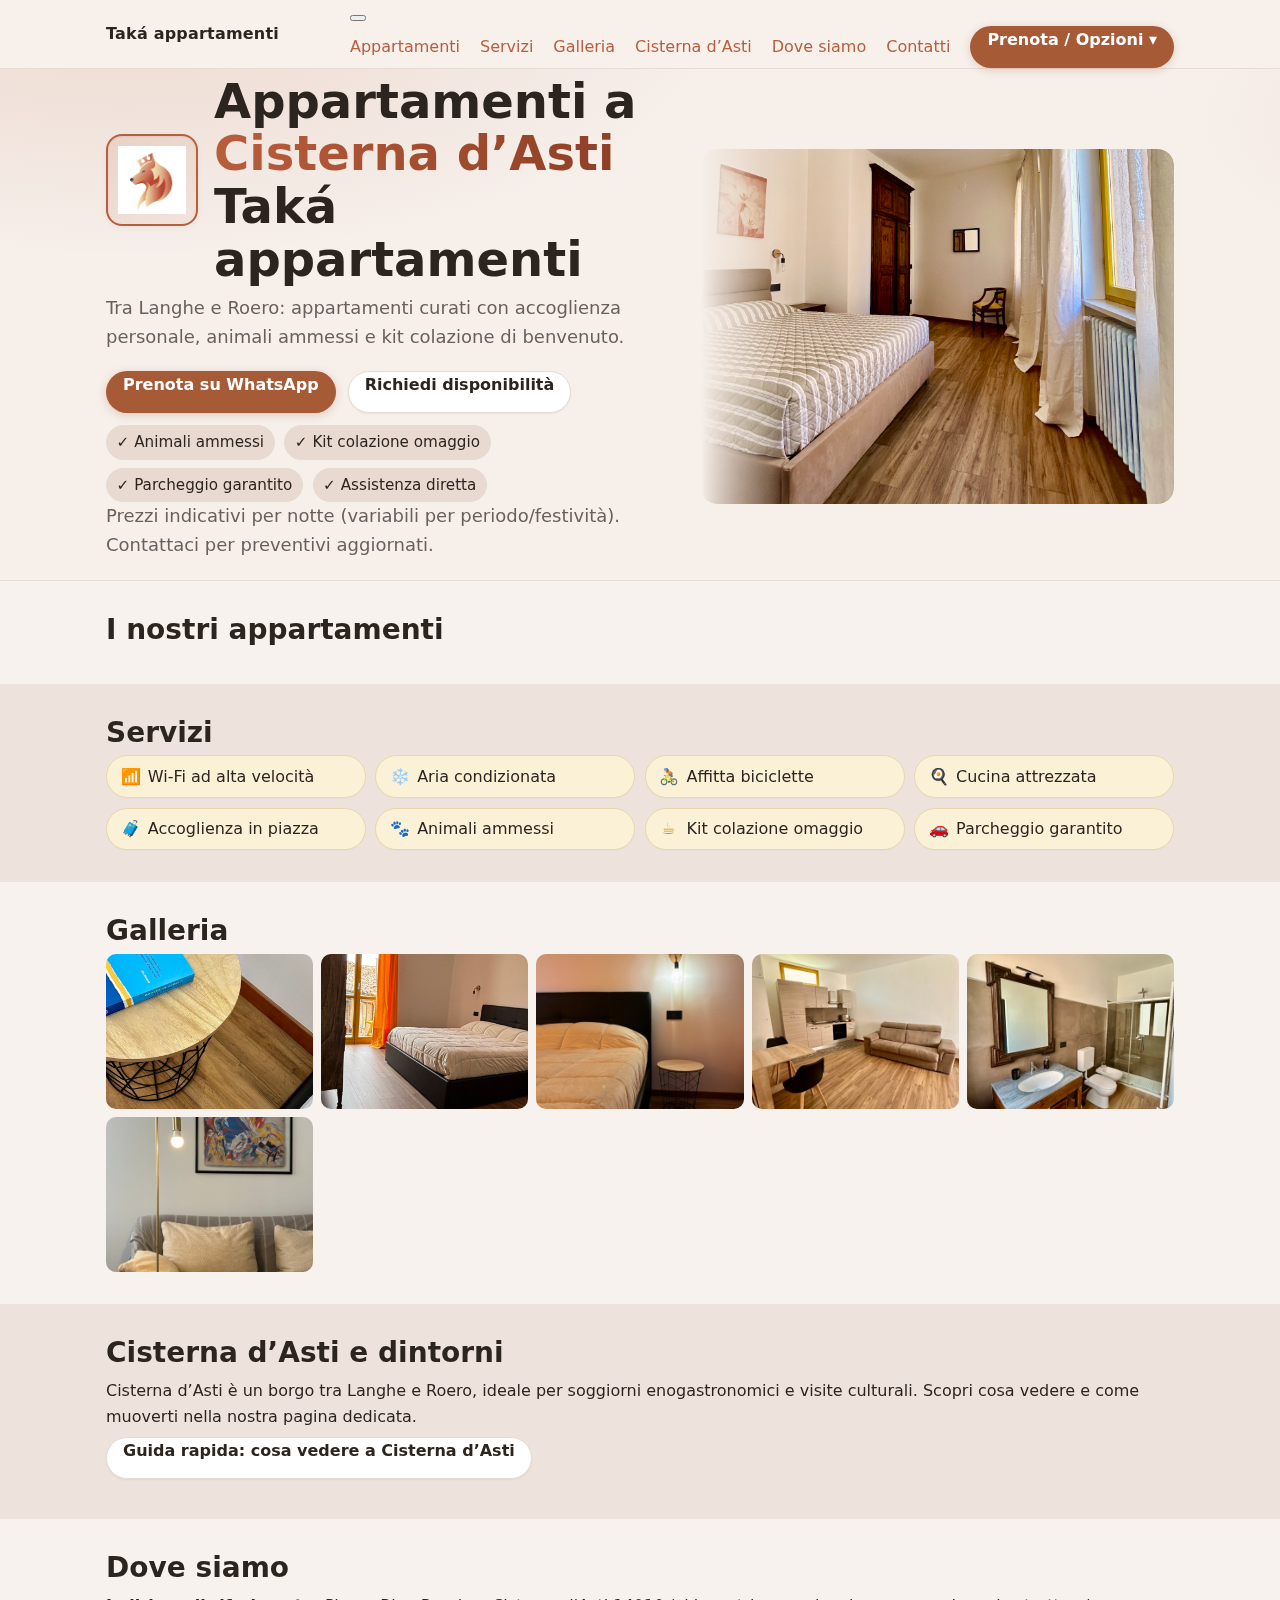
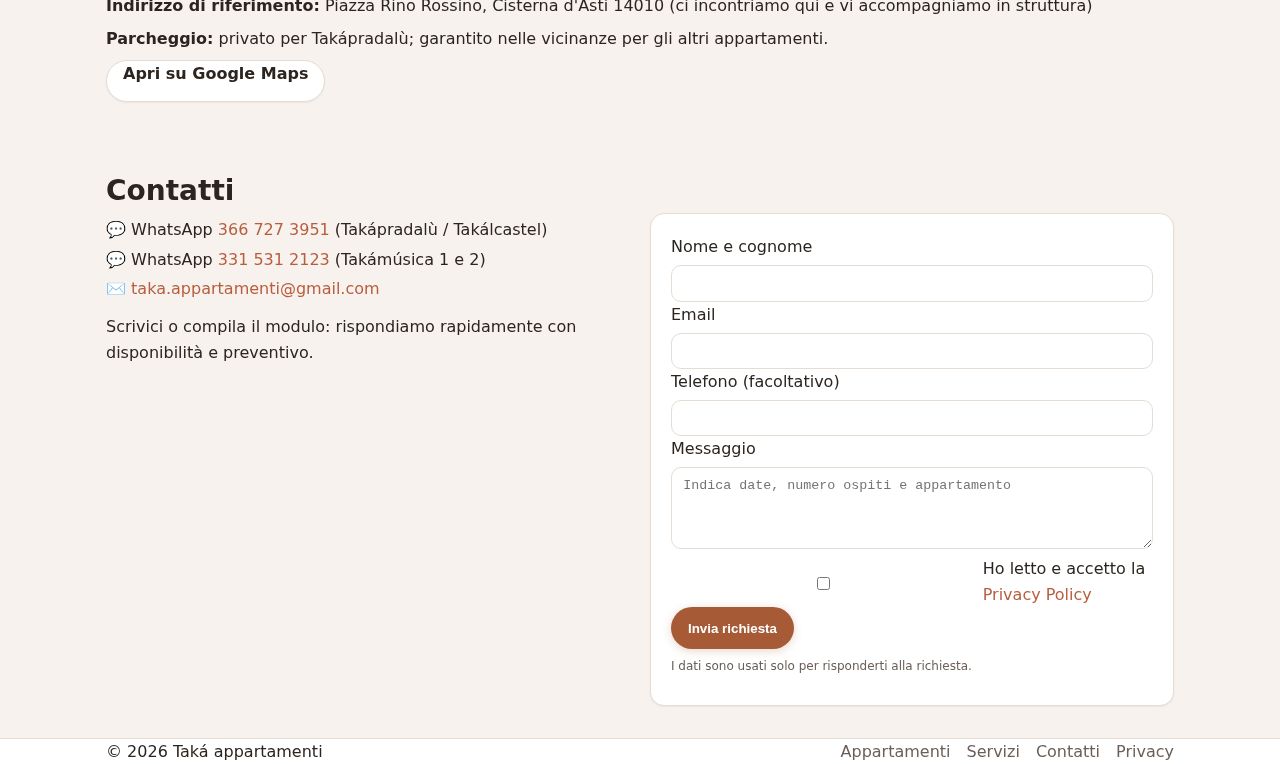
<file: index.html>
<!doctype html>
<html lang="it">
<head>
  <meta charset="utf-8">
  <meta name="viewport" content="width=device-width,initial-scale=1">
  <title>Appartamenti a Cisterna d’Asti – Taká appartamenti</title>
  <meta name="description" content="Appartamenti turistici a Cisterna d’Asti tra Langhe e Roero: Wi‑Fi, animali ammessi, kit colazione omaggio e parcheggio. Prenotazione diretta WhatsApp.">
  <link rel="canonical" href="https://cengio04.github.io/taka_appartamenti/">

  <!-- Open Graph / Social preview -->
  <meta property="og:title" content="Appartamenti a Cisterna d’Asti – Taká appartamenti">
  <meta property="og:description" content="Soggiorna a Cisterna d’Asti tra Langhe e Roero. Appartamenti curati, animali ammessi, Wi‑Fi, parcheggio, kit colazione. Prenota su WhatsApp.">
  <meta property="og:type" content="website">
  <meta property="og:url" content="https://cengio04.github.io/taka_appartamenti/">
  <meta property="og:image" content="https://cengio04.github.io/taka_appartamenti/images/foto.jpg">
  <meta property="og:image:width" content="1200">
  <meta property="og:image:height" content="630">
  <meta property="og:image:alt" content="Vista panoramica a Cisterna d’Asti vicino ai Taká appartamenti">
  <meta property="og:locale" content="it_IT">

  <!-- Twitter -->
  <meta name="twitter:card" content="summary_large_image">
  <meta name="twitter:title" content="Appartamenti a Cisterna d’Asti – Taká appartamenti">
  <meta name="twitter:description" content="Appartamenti curati a Cisterna d’Asti con servizi e accoglienza diretta.">
  <meta name="twitter:image" content="https://cengio04.github.io/taka_appartamenti/images/foto.jpg">

  <meta name="theme-color" content="#B85E3D">
  <link rel="icon" href='data:image/svg+xml,<svg xmlns="http://www.w3.org/2000/svg" viewBox="0 0 100 100"><text y=".9em" font-size="90">🏠</text></svg>'>
  <link rel="stylesheet" href="styles.css">

  <!-- Dati strutturati -->
  <script type="application/ld+json">
  {
    "@context": "https://schema.org",
    "@type": "LodgingBusiness",
    "name": "Taká appartamenti",
    "description": "Appartamenti turistici a Cisterna d’Asti tra Langhe e Roero: Wi‑Fi, animali ammessi, kit colazione omaggio e parcheggio.",
    "image": "https://cengio04.github.io/taka_appartamenti/images/foto.jpg",
    "url": "https://cengio04.github.io/taka_appartamenti/",
    "telephone": "+39 366 727 3951",
    "address": {
      "@type": "PostalAddress",
      "streetAddress": "Piazza Rino Rossino (punto di incontro)",
      "addressLocality": "Cisterna d'Asti",
      "addressRegion": "AT",
      "postalCode": "14010",
      "addressCountry": "IT"
    },
    "amenityFeature": [
      {"@type":"LocationFeatureSpecification","name":"Wi‑Fi","value":true},
      {"@type":"LocationFeatureSpecification","name":"Aria condizionata","value":true},
      {"@type":"LocationFeatureSpecification","name":"Parcheggio","value":true},
      {"@type":"LocationFeatureSpecification","name":"Animali ammessi","value":true},
      {"@type":"LocationFeatureSpecification","name":"Kit colazione omaggio","value":true}
    ],
    "petsAllowed": true,
    "areaServed": "Cisterna d'Asti",
    "hasMap": "https://www.google.com/maps/search/?api=1&query=Piazza+Rino+Rossino%2C+Cisterna+d%27Asti+14010"
  }
  </script>
</head>
<body>
  <a class="skip-link" href="#main">Salta al contenuto</a>

  <header class="site-header">
    <div class="container header-inner">
      <a href="/" class="logo" aria-label="Homepage Taká appartamenti">Taká appartamenti</a>
      <nav class="nav" aria-label="Principale">
        <button class="nav-toggle" aria-expanded="false" aria-controls="nav-menu" aria-label="Apri menu">
          <span></span><span></span><span></span>
        </button>
        <ul id="nav-menu" class="nav-menu">
          <li><a href="#appartamenti">Appartamenti</a></li>
          <li><a href="#servizi">Servizi</a></li>
          <li><a href="#galleria">Galleria</a></li>
          <li><a href="#cosa-vedere">Cisterna d’Asti</a></li>
          <li><a href="#dove-siamo">Dove siamo</a></li>
          <li><a href="#contatti">Contatti</a></li>

          <!-- Dropdown senape (parte in alto a destra) -->
          <li class="dropdown">
            <details>
              <summary class="btn btn-primary dropdown-toggle" aria-haspopup="menu" aria-expanded="false">
                Prenota / Opzioni
                <span class="chev" aria-hidden="true">▾</span>
              </summary>
              <div class="dropdown-menu" role="menu">
                <a class="dropdown-item js-cta-whatsapp"
                   role="menuitem"
                   data-phone="393667273951"
                   href="https://wa.me/393667273951" target="_blank" rel="noopener">
                   Prenota Takápradalù / Takálcastel
                </a>
                <a class="dropdown-item js-cta-whatsapp"
                   role="menuitem"
                   data-phone="393315312123"
                   href="https://wa.me/393315312123" target="_blank" rel="noopener">
                   Prenota Takámúsica 1 e 2
                </a>
                <hr class="dropdown-sep" aria-hidden="true">
                <a class="dropdown-item" role="menuitem" href="#appartamenti">Vedi appartamenti</a>
                <a class="dropdown-item" role="menuitem" href="#contatti">Richiedi disponibilità</a>
                <a class="dropdown-item" role="menuitem" target="_blank" rel="noopener"
                   href="https://www.google.com/maps/search/?api=1&query=Piazza+Rino+Rossino%2C+Cisterna+d%27Asti+14010">
                   Apri su Google Maps
                </a>
              </div>
            </details>
          </li>
        </ul>
      </nav>
    </div>
  </header>

  <main id="main">
    <!-- HERO -->
    <section class="hero">
      <div class="container hero-inner">
        <div class="hero-text">
          <div class="hero-title">
            <div class="logo-box">
              <img src="images/logo.jpg" alt="Logo Taká appartamenti" decoding="async">
            </div>
            <h1>Appartamenti a <span class="accent">Cisterna d’Asti</span><br>Taká appartamenti</h1>
          </div>

          <p>Tra Langhe e Roero: appartamenti curati con accoglienza personale, animali ammessi e kit colazione di benvenuto.</p>
          <div class="cta">
            <a class="btn btn-primary js-cta-whatsapp"
               data-phone="393667273951"
               href="https://wa.me/393667273951" target="_blank" rel="noopener">Prenota su WhatsApp</a>
            <a class="btn btn-outline" href="#contatti">Richiedi disponibilità</a>
          </div>
          <ul class="badges" aria-label="Punti di forza">
            <li>✓ Animali ammessi</li>
            <li>✓ Kit colazione omaggio</li>
            <li>✓ Parcheggio garantito</li>
            <li>✓ Assistenza diretta</li>
          </ul>
          <p class="small muted">Prezzi indicativi per notte (variabili per periodo/festività). Contattaci per preventivi aggiornati.</p>
        </div>

        <div class="hero-media">
          <img src="images/copertina.jpeg" alt="Vista e interni accoglienti dei Taká appartamenti a Cisterna d’Asti">
        </div>
      </div>
    </section>

    <!-- APPARTAMENTI -->
    <section id="appartamenti" class="section">
      <div class="container">
        <h2>I nostri appartamenti</h2>
        <div class="cards">
          <!-- ... contenuti appartamenti invariati ... -->
        </div>
      </div>
    </section>

    <!-- SERVIZI -->
    <section id="servizi" class="section alt">
      <div class="container">
        <h2>Servizi</h2>
        <div class="services">
          <div class="service"><span class="ico">📶</span> Wi‑Fi ad alta velocità</div>
          <div class="service"><span class="ico">❄️</span> Aria condizionata</div>
          <div class="service"><span class="ico">🚴🏻</span> Affitta biciclette</div>
          <div class="service"><span class="ico">🍳</span> Cucina attrezzata</div>
          <div class="service"><span class="ico">🧳</span> Accoglienza in piazza</div>
          <div class="service"><span class="ico">🐾</span> Animali ammessi</div>
          <div class="service"><span class="ico">☕</span> Kit colazione omaggio</div>
          <div class="service"><span class="ico">🚗</span> Parcheggio garantito</div>
        </div>
      </div>
    </section>

    <!-- GALLERIA -->
    <section id="galleria" class="section">
      <div class="container">
        <h2>Galleria</h2>
        <div class="gallery">
          <img src="imagesA/1.jpeg" alt="Camera - Taká appartamenti Cisterna d’Asti">
          <img src="imagesA/2.jpeg" alt="Soggiorno - Taká appartamenti Cisterna d’Asti">
          <img src="imagesA/3.jpeg" alt="Cucina - Taká appartamenti Cisterna d’Asti">
          <img src="imagesA/4.jpeg" alt="Bagno - Taká appartamenti Cisterna d’Asti">
          <img src="imagesA/5.jpeg" alt="Vista - Taká appartamenti Cisterna d’Asti">
          <img src="imagesA/6.jpeg" alt="Dettagli - Taká appartamenti Cisterna d’Asti">
        </div>
      </div>
    </section>

    <!-- CISERNA D’ASTI E DINTORNI -->
    <section id="cosa-vedere" class="section alt">
      <div class="container">
        <h2>Cisterna d’Asti e dintorni</h2>
        <p>Cisterna d’Asti è un borgo tra Langhe e Roero, ideale per soggiorni enogastronomici e visite culturali. Scopri cosa vedere e come muoverti nella nostra pagina dedicata.</p>
        <p><a class="btn btn-outline" href="cisterna-d-asti.html">Guida rapida: cosa vedere a Cisterna d’Asti</a></p>
      </div>
    </section>

    <!-- DOVE SIAMO -->
    <section id="dove-siamo" class="section">
      <div class="container">
        <h2>Dove siamo</h2>
        <p><strong>Indirizzo di riferimento:</strong> Piazza Rino Rossino, Cisterna d'Asti 14010 (ci incontriamo qui e vi accompagniamo in struttura)</p>
        <p><strong>Parcheggio:</strong> privato per Takápradalù; garantito nelle vicinanze per gli altri appartamenti.</p>
        <p>
          <a class="btn btn-outline" target="_blank" rel="noopener"
             href="https://www.google.com/maps/search/?api=1&query=Piazza+Rino+Rossino%2C+Cisterna+d%27Asti+14010">
            Apri su Google Maps
          </a>
        </p>
      </div>
    </section>

    <!-- CONTATTI -->
    <section id="contatti" class="section">
      <div class="container">
        <h2>Contatti</h2>
        <div class="contact-grid">
          <div>
            <ul class="contact-list">
              <li>💬 WhatsApp <a class="js-cta-whatsapp" data-phone="393667273951" href="https://wa.me/393667273951" target="_blank" rel="noopener">366 727 3951</a> (Takápradalù / Takálcastel)</li>
              <li>💬 WhatsApp <a class="js-cta-whatsapp" data-phone="393315312123" href="https://wa.me/393315312123" target="_blank" rel="noopener">331 531 2123</a> (Takámúsica 1 e 2)</li>
              <li>✉️ <a href="mailto:taka.appartamenti@gmail.com?subject=Richiesta%20disponibilità%20-%20Taká%20appartamenti">taka.appartamenti@gmail.com</a></li>
            </ul>
            <p>Scrivici o compila il modulo: rispondiamo rapidamente con disponibilità e preventivo.</p>
          </div>
          <form id="contact-form" class="card form" method="POST" action="https://formsubmit.co/taka.appartamenti@gmail.com" novalidate>
            <input type="hidden" name="_captcha" value="false">
            <label>Nome e cognome
              <input type="text" name="nome" autocomplete="name" required>
            </label>
            <label>Email
              <input type="email" name="email" autocomplete="email" required>
            </label>
            <label>Telefono (facoltativo)
              <input type="tel" name="telefono" autocomplete="tel">
            </label>
            <label>Messaggio
              <textarea name="messaggio" rows="4" required placeholder="Indica date, numero ospiti e appartamento"></textarea>
            </label>
            <label class="checkbox">
              <input type="checkbox" id="privacy" required>
              <span>Ho letto e accetto la <a href="privacy.html" target="_blank" rel="noopener">Privacy Policy</a></span>
            </label>
            <button class="btn btn-primary" type="submit">Invia richiesta</button>
            <p class="form-note">I dati sono usati solo per risponderti alla richiesta.</p>
          </form>
        </div>
      </div>
    </section>
  </main>

  <footer class="site-footer">
    <div class="container footer-inner">
      <div>© <span id="year"></span> Taká appartamenti</div>
      <nav class="footer-nav" aria-label="Footer">
        <a href="#appartamenti">Appartamenti</a>
        <a href="#servizi">Servizi</a>
        <a href="#contatti">Contatti</a>
        <a href="privacy.html">Privacy</a>
      </nav>
    </div>
  </footer>

  <script src="script.js" defer></script>
</body>
</html>
</file>
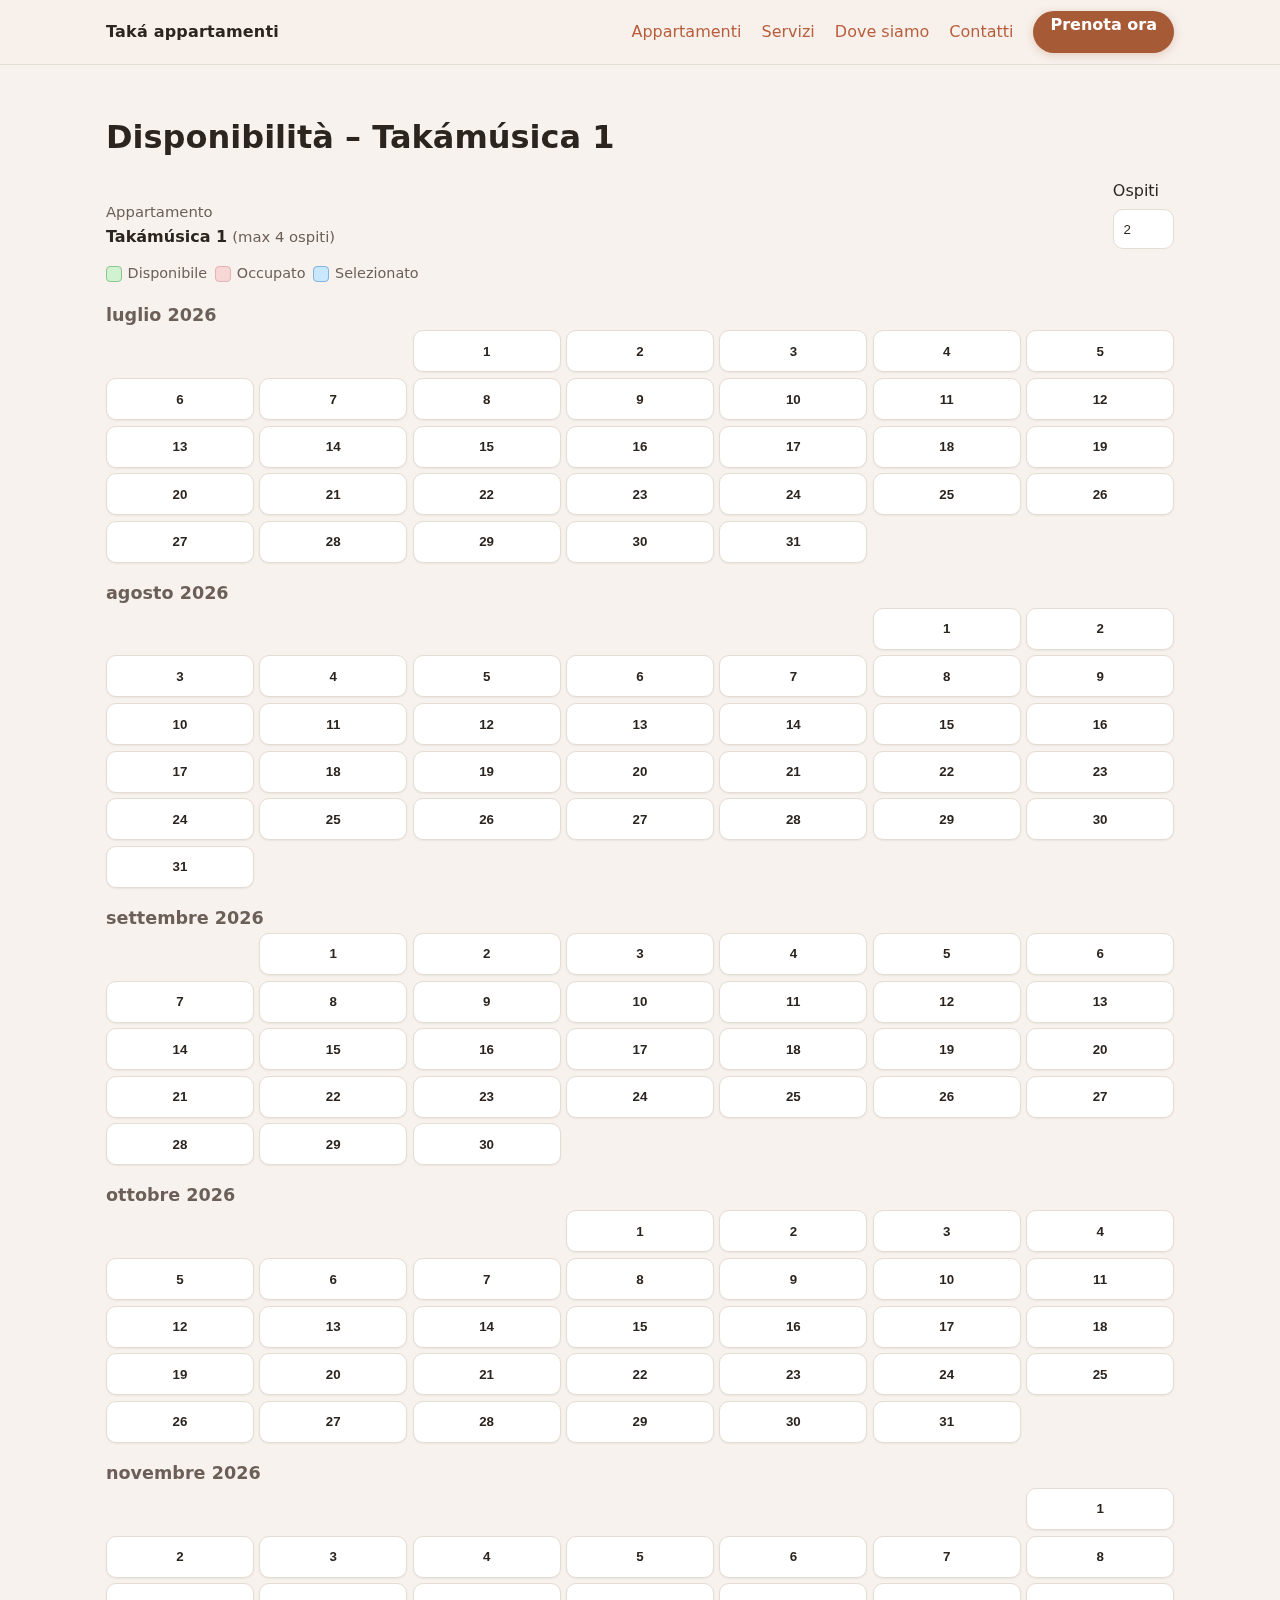
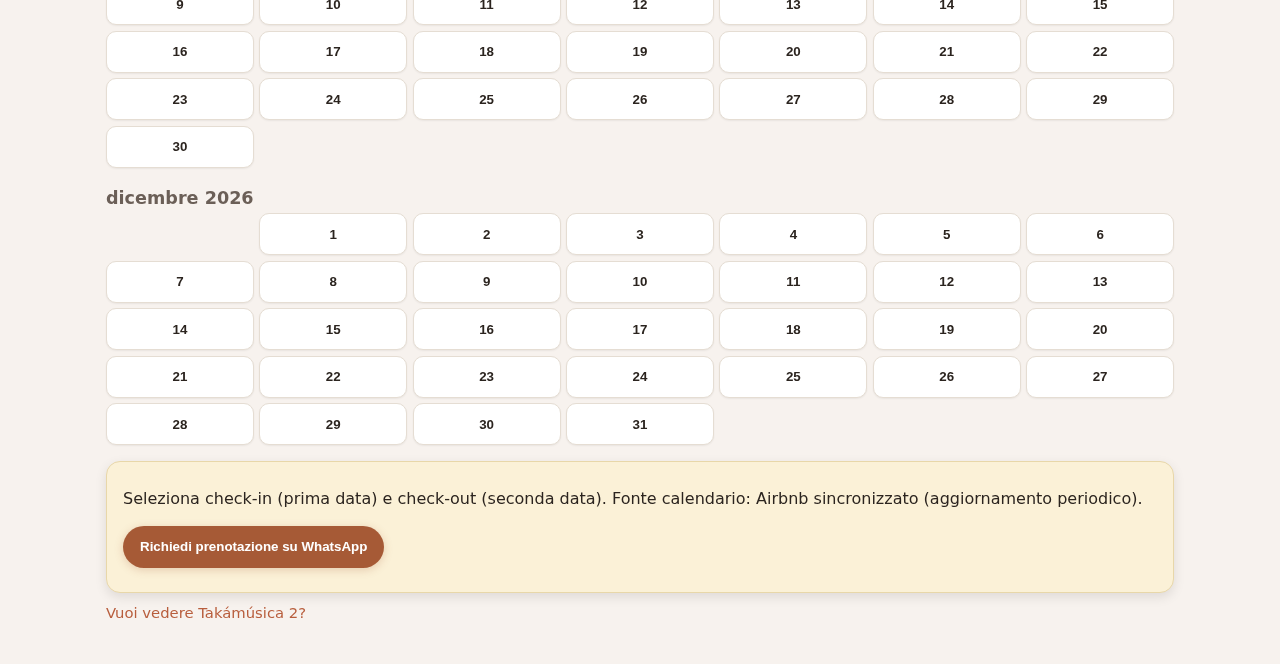
<file: availability-takamusica1.html>
<!doctype html>
<html lang="it">
<head>
  <meta charset="utf-8">
  <meta name="viewport" content="width=device-width,initial-scale=1">
  <title>Disponibilità Takámúsica 1 – Taká appartamenti</title>
  <meta name="description" content="Controlla la disponibilità reale di Takámúsica 1 a Cisterna d’Asti e invia una richiesta su WhatsApp.">
  <link rel="canonical" href="https://cengio04.github.io/taka_appartamenti/availability-takamusica1.html">
  <link rel="stylesheet" href="styles.css">
</head>
<body>
  <a class="skip-link" href="#main">Salta al contenuto</a>

  <header class="site-header">
    <div class="container header-inner">
      <a href="index.html" class="logo" aria-label="Homepage Taká appartamenti">Taká appartamenti</a>
      <nav class="nav" aria-label="Principale">
        <ul class="nav-menu">
          <li><a href="index.html#appartamenti">Appartamenti</a></li>
          <li><a href="index.html#servizi">Servizi</a></li>
          <li><a href="index.html#dove-siamo">Dove siamo</a></li>
          <li><a href="index.html#contatti">Contatti</a></li>
          <li><a class="btn btn-primary" href="https://wa.me/393667273951" target="_blank" rel="noopener">Prenota ora</a></li>
        </ul>
      </nav>
    </div>
  </header>

  <main id="main">
    <section class="section">
      <div class="container">
        <h1>Disponibilità – Takámúsica 1</h1>

        <div class="availability-head">
          <div>
            <div class="small muted">Appartamento</div>
            <strong>Takámúsica 1</strong> <span class="small muted">(max 4 ospiti)</span>
          </div>

          <label class="guest-select" style="margin-left:auto;">
            <span>Ospiti</span>
            <input id="guests" type="number" min="1" max="4" value="2" inputmode="numeric">
          </label>

          <div class="legend" style="width:100%;">
            <span class="lg lg-free">Disponibile</span>
            <span class="lg lg-busy">Occupato</span>
            <span class="lg lg-sel">Selezionato</span>
          </div>
        </div>

        <div id="calendar" class="calendar-wrap"></div>

        <div id="selBox" class="selection-box">
          <p>Seleziona check‑in (prima data) e check‑out (seconda data). Fonte calendario: Airbnb sincronizzato (aggiornamento periodico).</p>
          <div id="selInfo"></div>
          <button id="askBtn" class="btn btn-primary" disabled>Richiedi prenotazione su WhatsApp</button>
          <p class="small muted" id="updNote"></p>
        </div>

        <p class="small"><a href="availability-takamusica2.html">Vuoi vedere Takámúsica 2?</a></p>
      </div>
    </section>
  </main>

  <script>
  const WORKER_BASE = "https://YOUR_WORKER_SUBDOMAIN.workers.dev"; // <- inserisci l'URL del Worker
  const APT = { key: "takamusica1", name: "Takámúsica 1", max: 4, phone: "393667273951" };
  const MONTHS_TO_SHOW = 6;

  const $ = s => document.querySelector(s);
  const calendarEl = $("#calendar");
  const guestsInput= $("#guests");
  const askBtn     = $("#askBtn");
  const selInfo    = $("#selInfo");
  const updNote    = $("#updNote");

  let occupiedSet   = new Set();
  let selectedStart = null;
  let selectedEnd   = null;
  let updatedAt     = null;

  guestsInput.addEventListener("change", ()=> {
    if (+guestsInput.value < 1) guestsInput.value = 1;
    if (+guestsInput.value > APT.max) guestsInput.value = APT.max;
  });

  askBtn.addEventListener("click", ()=>{
    if(!selectedStart || !selectedEnd) return;
    const guests = guestsInput.value;
    const nights = diffNights(selectedStart, selectedEnd);
    const msg = `Ciao, vorrei prenotare ${APT.name} dal ${fmtIT(selectedStart)} al ${fmtIT(selectedEnd)} per ${guests} persone (${nights} notti).`;
    const wa = new URL(`https://wa.me/${APT.phone}`);
    wa.searchParams.set("text", msg);
    window.open(wa.toString(), "_blank");
  });

  function fmtIT(iso){ return new Date(iso).toLocaleDateString("it-IT"); }
  function diffNights(a,b){ return Math.max( (new Date(b)-new Date(a))/(1000*60*60*24), 0 ); }

  function monthDays(y,m){
    const out=[]; const d=new Date(Date.UTC(y,m,1));
    while(d.getUTCMonth()===m){ out.push(new Date(d)); d.setUTCDate(d.getUTCDate()+1); }
    return out;
  }

  function renderCalendar(){
    calendarEl.innerHTML="";
    const now=new Date();
    for(let k=0;k<MONTHS_TO_SHOW;k++){
      const d=new Date(Date.UTC(now.getUTCFullYear(), now.getUTCMonth()+k, 1));
      const y=d.getUTCFullYear(), m=d.getUTCMonth();
      const days=monthDays(y,m);
      const block=document.createElement("div");
      block.className="month-block";
      const title=d.toLocaleDateString("it-IT",{month:"long", year:"numeric"});
      block.innerHTML=`<h2>${title}</h2><div class="month-grid"></div>`;
      const grid=block.querySelector(".month-grid");
      const startW=(new Date(Date.UTC(y,m,1)).getUTCDay()+6)%7;
      for(let i=0;i<startW;i++){ const e=document.createElement("div"); e.className="day empty"; grid.appendChild(e); }
      days.forEach(day=>{
        const iso=day.toISOString().slice(0,10);
        const btn=document.createElement("button");
        btn.type="button"; btn.className="day"; btn.dataset.date=iso; btn.textContent=day.getUTCDate();
        if(occupiedSet.has(iso)){ btn.classList.add("busy"); btn.disabled=true; }
        else { btn.addEventListener("click", ()=>onDayClick(iso)); }
        grid.appendChild(btn);
      });
      calendarEl.appendChild(block);
    }
    renderSelection();
  }

  function onDayClick(iso){
    if(!selectedStart){ selectedStart=iso; selectedEnd=null; }
    else if(!selectedEnd){
      if(iso<=selectedStart){ selectedStart=iso; selectedEnd=null; }
      else{
        if(!rangeIsFree(selectedStart, iso)){
          alert("Il range selezionato include giorni occupati.");
          return;
        }
        selectedEnd=iso;
      }
    } else {
      selectedStart=iso; selectedEnd=null;
    }
    renderSelection();
  }

  function rangeIsFree(a,b){
    const d=new Date(a), e=new Date(b);
    while(d<e){
      const iso=d.toISOString().slice(0,10);
      if(occupiedSet.has(iso)) return false;
      d.setUTCDate(d.getUTCDate()+1);
    }
    return true;
  }

  function renderSelection(){
    document.querySelectorAll(".day.sel-start,.day.sel-range").forEach(el=>{
      el.classList.remove("sel-start","sel-range");
    });
    if(selectedStart){
      const startBtn=document.querySelector(`.day[data-date="${selectedStart}"]`);
      if(startBtn) startBtn.classList.add("sel-start");
    }
    if(selectedStart && selectedEnd){
      const s=new Date(selectedStart), e=new Date(selectedEnd);
      document.querySelectorAll(".day").forEach(b=>{
        const d=new Date(b.dataset.date);
        if(d>s && d<e) b.classList.add("sel-range");
      });
      const n=diffNights(selectedStart, selectedEnd);
      selInfo.innerHTML=`<p><strong>${n} notti</strong> dal ${fmtIT(selectedStart)} al ${fmtIT(selectedEnd)}</p>`;
      askBtn.disabled=false;
    } else {
      selInfo.innerHTML=""; askBtn.disabled=true;
    }
    updNote.textContent = updatedAt ? `Ultimo aggiornamento: ${new Date(updatedAt).toLocaleString("it-IT")}` : "";
    if (+guestsInput.value > APT.max) guestsInput.value = APT.max;
  }

  async function loadAvailability(){
    try{
      const res=await fetch(`${WORKER_BASE}/availability/${APT.key}`);
      const data=await res.json();
      occupiedSet=new Set(data.occupied||[]);
      updatedAt=data.updatedAt||null;
    }catch(e){
      occupiedSet=new Set(); updatedAt=null;
      alert("Non riesco a caricare la disponibilità. Riprova più tardi.");
    }
    renderCalendar();
  }

  loadAvailability();
  </script>
</body>
</html>
</file>
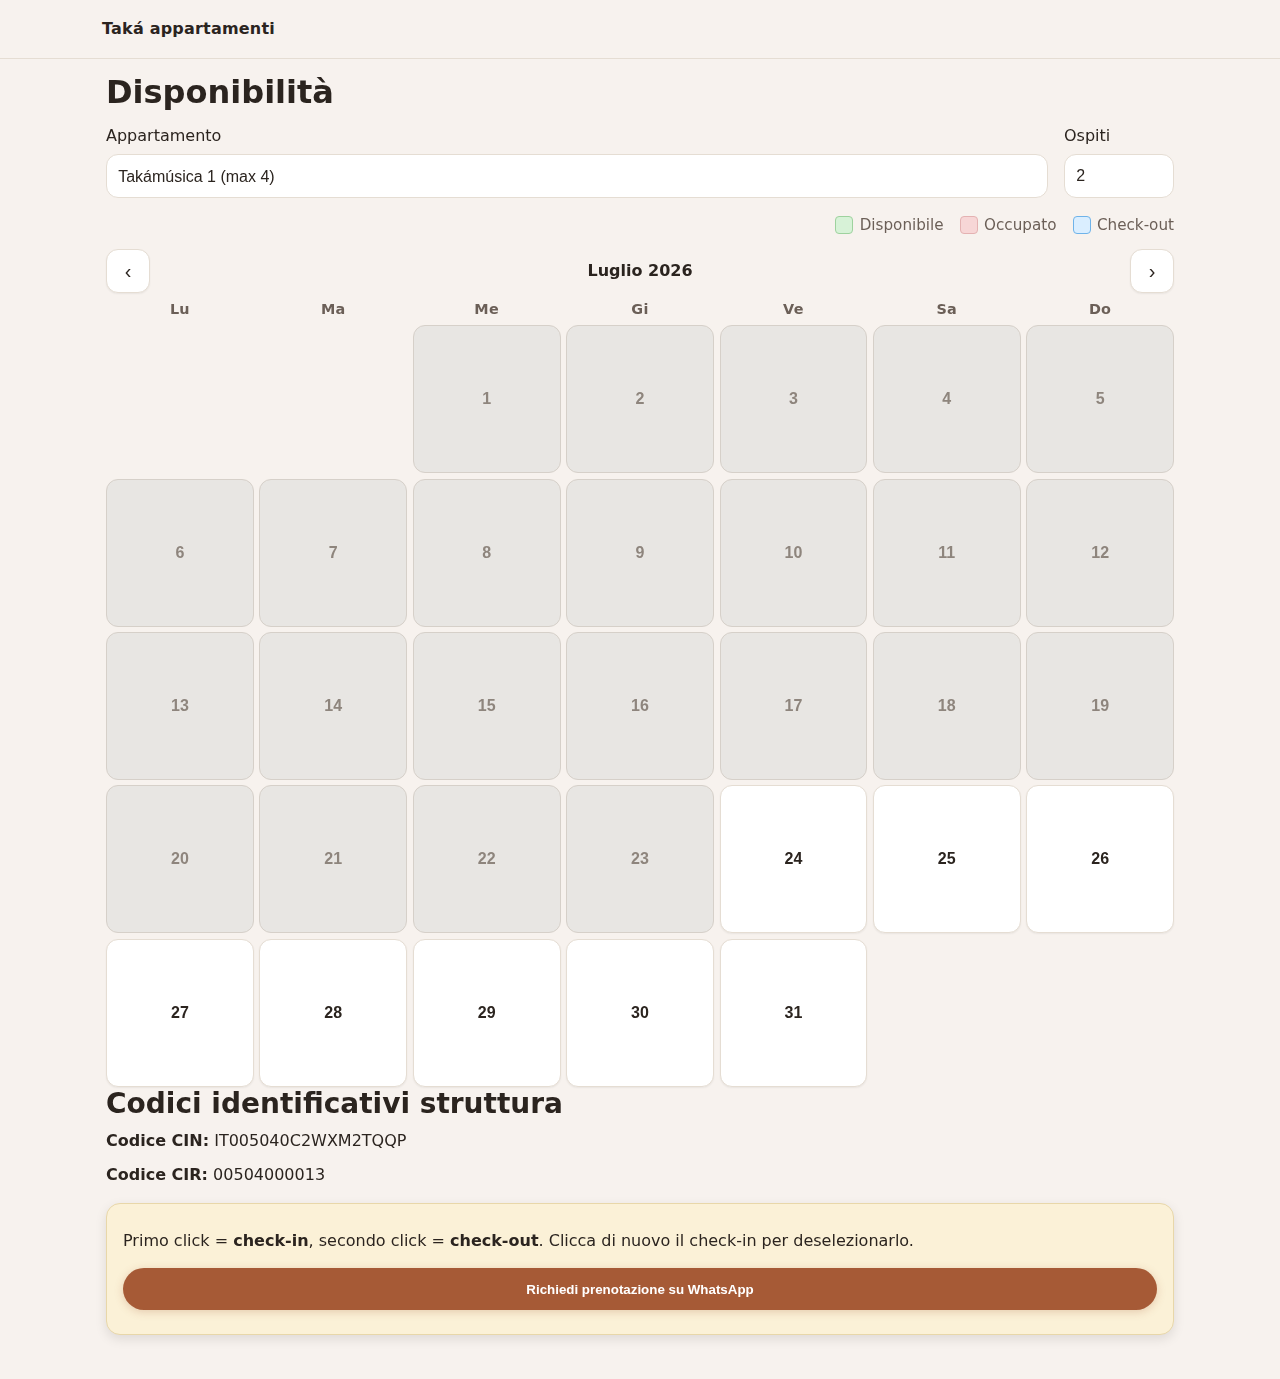
<file: availability.html>
<!doctype html>
<html lang="it">
<head>
  <meta charset="utf-8">
  <meta name="viewport" content="width=device-width,initial-scale=1">
  <title>Disponibilità appartamenti – Taká appartamenti</title>
  <meta name="description" content="Verifica disponibilità reale e invia una richiesta su WhatsApp. Seleziona check‑in e check‑out mese per mese.">
  <link rel="canonical" href="https://cengio04.github.io/taka_appartamenti/availability.html">
  <link rel="stylesheet" href="styles.css">
</head>
<body class="page-availability">
  <a class="skip-link" href="#main">Salta al contenuto</a>

  <header class="site-header">
    <div class="container header-inner">
      <a href="index.html" class="logo" aria-label="Homepage Taká appartamenti">Taká appartamenti</a>
      <nav class="nav" aria-label="Principale">
        <ul class="nav-menu">
          <li><a href="index.html#appartamenti">Appartamenti</a></li>
            <li><a href="index.html#servizi">Servizi</a></li>
            <li><a href="index.html#dove-siamo">Dove siamo</a></li>
            <li><a href="index.html#contatti">Contatti</a></li>
        </ul>
      </nav>
    </div>
  </header>

  <main id="main">
    <section class="section availability">
      <div class="container">
        <h1>Disponibilità</h1>

        <div class="availability-head">
          <label class="apt-select">
            <span>Appartamento</span>
            <select id="apt">
              <option value="takamusica1">Takámúsica 1 (max 4)</option>
              <option value="takamusica2">Takámúsica 2 (max 5)</option>
              <option value="takapradalu">Takápradalù (max 5)</option>
              <option value="takalcastel">Takálcastel (max 3)</option>
            </select>
          </label>

          <label class="guest-select">
            <span>Ospiti</span>
            <input id="guests" type="number" min="1" value="2" inputmode="numeric">
          </label>

          <div class="legend" aria-label="Legenda stato date">
            <span class="lg lg-free">Disponibile</span>
            <span class="lg lg-busy">Occupato</span>
            <span class="lg lg-end">Check‑out</span>
          </div>
        </div>

        <!-- Navigazione mese -->
        <div class="cal-nav">
          <button id="prevMonth" class="nav-btn" aria-label="Mese precedente">‹</button>
          <div id="monthLabel" class="month-label" aria-live="polite"></div>
          <button id="nextMonth" class="nav-btn" aria-label="Mese successivo">›</button>
        </div>

        <!-- Intestazione giorni settimana -->
        <div class="weekdays" aria-hidden="true">
          <div>Lu</div><div>Ma</div><div>Me</div><div>Gi</div><div>Ve</div><div>Sa</div><div>Do</div>
        </div>

        <!-- Calendario del mese corrente -->
        <div id="grid" class="month-grid" role="grid" aria-label="Calendario"></div>

        <!-- Sezione codici CIN e CIR -->
        <div id="apt-info" class="apt-info" aria-labelledby="aptInfoHeading">
          <h2 id="aptInfoHeading" class="visually-hidden">Codici identificativi struttura</h2>
          <p><strong>Codice CIN:</strong> <span id="cin-code">—</span></p>
          <p><strong>Codice CIR:</strong> <span id="cir-code">—</span></p>
        </div>

        <div id="selBox" class="selection-box">
          <p>Primo click = <strong>check‑in</strong>, secondo click = <strong>check‑out</strong>. Clicca di nuovo il check‑in per deselezionarlo.</p>
          <div id="selInfo"></div>
          <button id="askBtn" class="btn btn-primary" disabled>Richiedi prenotazione su WhatsApp</button>
          <p class="small muted" id="updNote"></p>
        </div>
      </div>
    </section>
  </main>

  <script>
  // URL del tuo Worker
  const WORKER_BASE = "https://taka-ics.lorenzodibilio04.workers.dev";

  // Appartamenti: nome, max ospiti, telefono WhatsApp, codici CIN e CIR
  // Sostituisci i valori cin/cir con quelli reali
  const APTS = {
    takamusica1: { name: "Takámúsica 1", max: 4, phone: "3713953195", cin: "IT005040C2WXM2TQQP", cir: "00504000013" },
    takamusica2: { name: "Takámúsica 2", max: 5, phone: "3713953195", cin: "IT005040C2J7KN54HW", cir: "00504000012" },
    takapradalu:{ name: "Takápradalù",  max: 5, phone: "3713953195", cin: "IT005040C2ZGWBVZ2B", cir: "00504000001" },
    takalcastel:{ name: "Takálcastel",  max: 3, phone: "3713953195", cin: "IT005040C2NJ3UBXID", cir: "00504000004" }
  };

  const $ = s => document.querySelector(s);
  const gridEl      = $("#grid");
  const aptSel      = $("#apt");
  const guestsInput = $("#guests");
  const askBtn      = $("#askBtn");
  const selInfo     = $("#selInfo");
  const updNote     = $("#updNote");
  const monthLabel  = $("#monthLabel");
  const prevBtn     = $("#prevMonth");
  const nextBtn     = $("#nextMonth");
  const cinCodeEl   = $("#cin-code");
  const cirCodeEl   = $("#cir-code");

  // Pre-selezione da query string (?apt=…)
  const url = new URL(location.href);
  const aptParam = url.searchParams.get("apt");
  if (aptParam && APTS[aptParam]) aptSel.value = aptParam;

  // Stato globale
  let occupiedSet   = new Set(); // date occupate YYYY-MM-DD
  let selectedStart = null;      // check-in (ISO)
  let selectedEnd   = null;      // check-out (ISO)
  let updatedAt     = null;      // timestamp feed
  let viewMonth     = firstOfMonthUTC(new Date()); // mese mostrato

  // Oggi (mezzanotte UTC) per marcare giorni passati
  const TODAY_ISO = (() => {
    const now = new Date();
    const utcMid = new Date(Date.UTC(now.getUTCFullYear(), now.getUTCMonth(), now.getUTCDate()));
    return utcMid.toISOString().slice(0,10);
  })();

  function firstOfMonthUTC(d) { return new Date(Date.UTC(d.getUTCFullYear(), d.getUTCMonth(), 1)); }
  function addMonthsUTC(d, delta) { return new Date(Date.UTC(d.getUTCFullYear(), d.getUTCMonth() + delta, 1)); }
  function fmtIT(iso){ return new Date(iso).toLocaleDateString("it-IT"); }
  function diffNights(a,b){ return Math.max( (new Date(b)-new Date(a))/(1000*60*60*24), 0 ); }
  function isoYMD(d){ return d.toISOString().slice(0,10); }

  function syncGuestMax(){
    const a = aptSel.value;
    guestsInput.max = APTS[a].max;
    if (+guestsInput.value < 1) guestsInput.value = 1;
    if (+guestsInput.value > APTS[a].max) guestsInput.value = APTS[a].max;
  }

  function updateAptInfo(){
    const a = aptSel.value;
    cinCodeEl.textContent = APTS[a].cin || "—";
    cirCodeEl.textContent = APTS[a].cir || "—";
  }

  syncGuestMax();
  updateAptInfo();
  guestsInput.addEventListener("change", syncGuestMax);

  aptSel.addEventListener("change", ()=>{
    syncGuestMax();
    updateAptInfo();
    selectedStart = selectedEnd = null;
    viewMonth = firstOfMonthUTC(new Date());
    renderMonth();
    loadAvailability();
    const u = new URL(location.href);
    u.searchParams.set("apt", aptSel.value);
    history.replaceState({}, "", u);
  });

  prevBtn.addEventListener("click", ()=>{ viewMonth = addMonthsUTC(viewMonth, -1); renderMonth(); });
  nextBtn.addEventListener("click", ()=>{ viewMonth = addMonthsUTC(viewMonth, +1); renderMonth(); });

  askBtn.addEventListener("click", ()=>{
    if(!selectedStart || !selectedEnd) return;
    const aptKey = aptSel.value;
    const phone  = APTS[aptKey].phone;
    const name   = APTS[aptKey].name;
    const guests = guestsInput.value;
    const nights = diffNights(selectedStart, selectedEnd);
    const msg = `Ciao, vorrei prenotare ${name} dal ${fmtIT(selectedStart)} al ${fmtIT(selectedEnd)} per ${guests} persone (${nights} notti).`;
    const wa = new URL(`https://wa.me/${phone}`);
    wa.searchParams.set("text", msg);
    window.open(wa.toString(), "_blank");
  });

  function monthDaysUTC(y,m){
    const out=[]; const d=new Date(Date.UTC(y,m,1));
    while(d.getUTCMonth()===m){ out.push(new Date(d)); d.setUTCDate(d.getUTCDate()+1); }
    return out;
  }

  function renderMonth(){
    // Invalida selezioni nel passato
    if (selectedStart && selectedStart < TODAY_ISO) { selectedStart = null; selectedEnd = null; }
    if (selectedEnd && selectedEnd < TODAY_ISO) { selectedEnd = null; }

    monthLabel.textContent = viewMonth.toLocaleDateString("it-IT",{ month:"long", year:"numeric" });
    gridEl.innerHTML = "";
    const y = viewMonth.getUTCFullYear();
    const m = viewMonth.getUTCMonth();
    const days = monthDaysUTC(y,m);
    const startW = (new Date(Date.UTC(y,m,1)).getUTCDay()+6)%7; // lun=0

    // celle vuote prima del 1°
    for(let i=0;i<startW;i++){
      const empty = document.createElement("div");
      empty.className = "day empty";
      gridEl.appendChild(empty);
    }

    // giorni del mese
    days.forEach(day=>{
      const iso = isoYMD(day);
      const btn = document.createElement("button");
      btn.type = "button";
      btn.className = "day";
      btn.dataset.date = iso;
      btn.textContent = day.getUTCDate();

      const isPast = iso < TODAY_ISO;
      if (isPast) {
        btn.classList.add("past");
        btn.disabled = true;
      } else if (occupiedSet.has(iso)){
        btn.classList.add("busy");
        btn.disabled = true;
      } else {
        btn.addEventListener("click", ()=> onDayClick(iso));
      }

      // evidenziazione selezione
      if(selectedStart === iso){ btn.classList.add("sel-start"); }
      if(selectedStart && selectedEnd){
        const d = new Date(iso);
        if(d > new Date(selectedStart) && d < new Date(selectedEnd)){
          btn.classList.add("sel-range"); // giorni interni
        }
        if(iso === selectedEnd){
          btn.classList.add("sel-end");
        }
      }

      gridEl.appendChild(btn);
    });

    updNote.textContent = updatedAt ? `Ultimo aggiornamento: ${new Date(updatedAt).toLocaleString("it-IT")}` : "";
    renderSelectionInfo();
  }

  function onDayClick(iso){
    // Deseleziona se riclicchi il check-in (senza check-out)
    if(selectedStart && !selectedEnd && iso === selectedStart){
      selectedStart = null;
      selectedEnd   = null;
      renderMonth();
      return;
    }
    // Reset se riclicchi il check-in quando hai già un intervallo completo
    if(selectedStart && selectedEnd && iso === selectedStart){
      selectedStart = null;
      selectedEnd   = null;
      renderMonth();
      return;
    }
    // Primo click
    if(!selectedStart){
      selectedStart = iso;
      selectedEnd   = null;
      renderMonth();
      return;
    }
    // Secondo click
    if(!selectedEnd){
      if(iso <= selectedStart){
        selectedStart = iso;
        selectedEnd   = null;
        renderMonth();
        return;
      }
      if(!rangeIsFree(selectedStart, iso)){
        alert("Il periodo selezionato include giorni occupati. Scegli un intervallo diverso.");
        return;
      }
      selectedEnd = iso;
      renderMonth();
      return;
    }
    // Terzo click: nuova selezione
    selectedStart = iso;
    selectedEnd   = null;
    renderMonth();
  }

  function rangeIsFree(aISO, bISO){
    const a = new Date(aISO);
    const b = new Date(bISO);
    const d = new Date(a);
    while(d < b){ // il giorno di check-out è escluso
      const iso = isoYMD(d);
      if(occupiedSet.has(iso)) return false;
      d.setUTCDate(d.getUTCDate()+1);
    }
    return true;
  }

  function renderSelectionInfo(){
    if(selectedStart && selectedEnd){
      const n = diffNights(selectedStart, selectedEnd);
      selInfo.innerHTML = `<p>Check‑in: <strong>${fmtIT(selectedStart)}</strong> · Check‑out: <strong>${fmtIT(selectedEnd)}</strong> · <strong>${n} notti</strong></p>`;
      askBtn.disabled = false;
    } else if(selectedStart){
      selInfo.innerHTML = `<p>Check‑in: <strong>${fmtIT(selectedStart)}</strong> · Seleziona il check‑out o riclicca per annullare</p>`;
      askBtn.disabled = true;
    } else {
      selInfo.innerHTML = "";
      askBtn.disabled = true;
    }
    syncGuestMax();
  }

  async function loadAvailability(){
    const apt = aptSel.value;
    try{
      const res  = await fetch(`${WORKER_BASE}/availability/${apt}`);
      const data = await res.json();
      occupiedSet = new Set(data.occupied || []);
      updatedAt   = data.updatedAt || null;
    }catch(e){
      occupiedSet = new Set();
      updatedAt   = null;
      alert("Non riesco a caricare la disponibilità. Riprova più tardi.");
    }
    renderMonth();
  }

  // Avvio
  loadAvailability();
  </script>
</body>
</html>
</file>
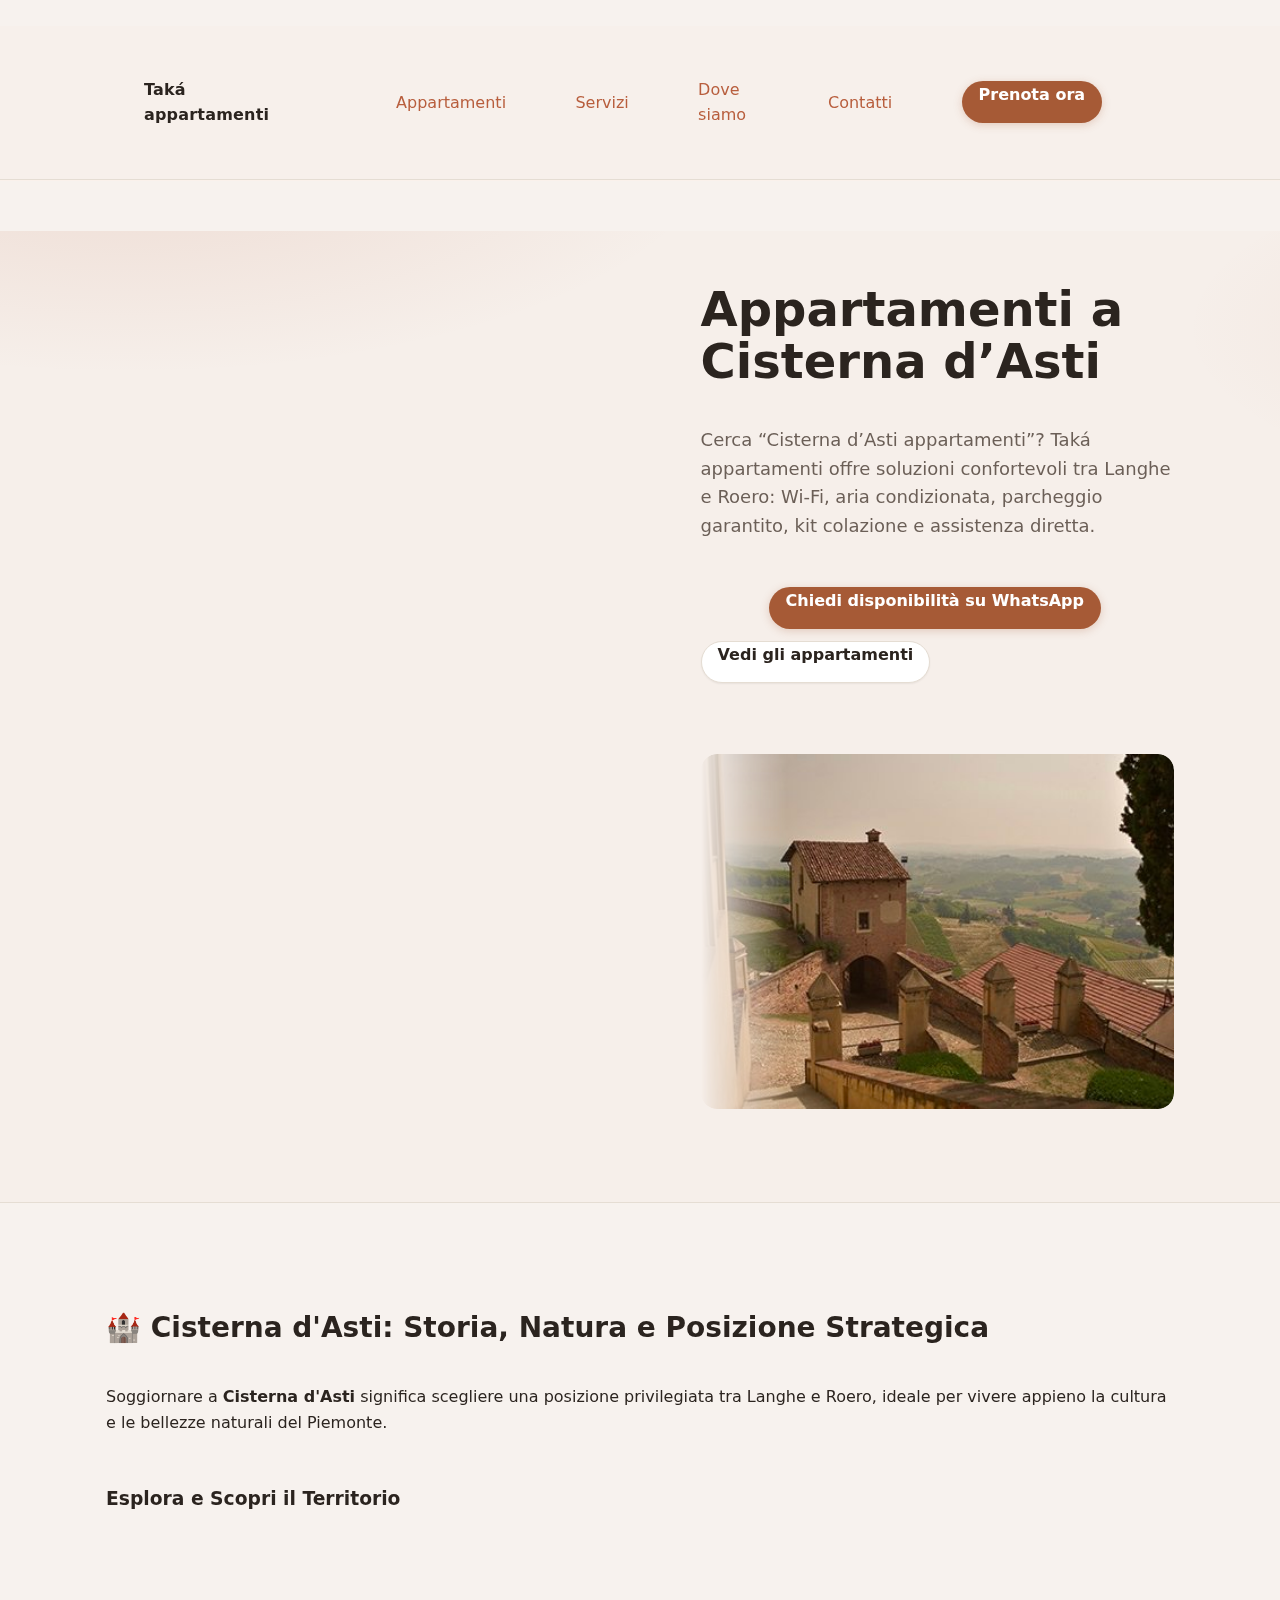
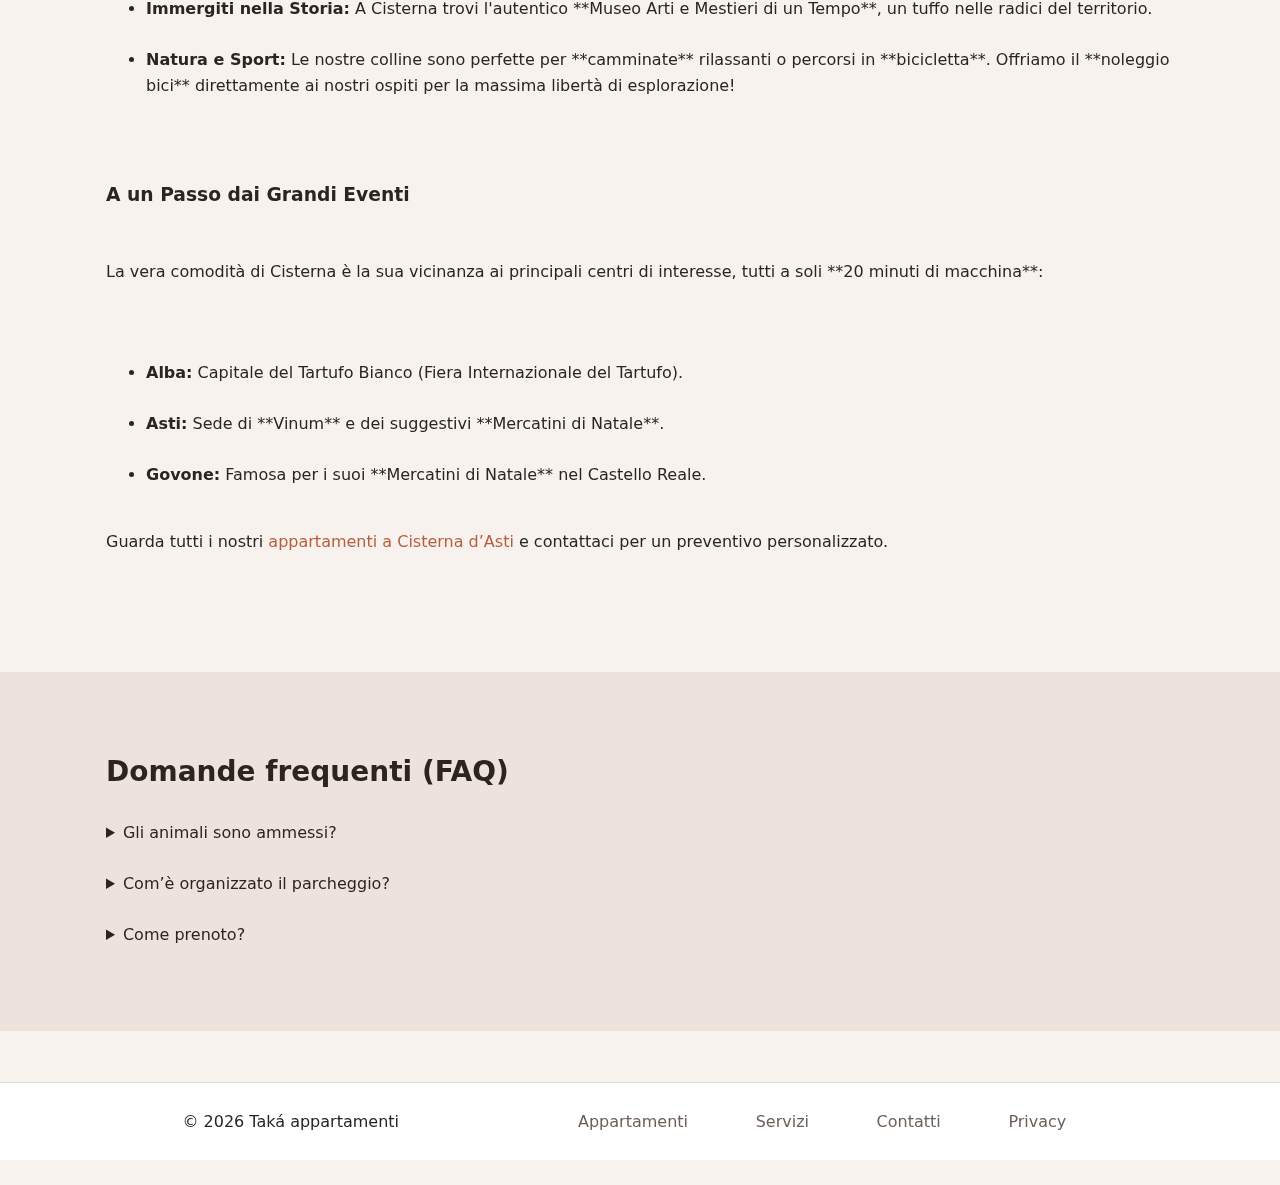
<file: cisterna-d-asti.html>
<!doctype html>
<html lang="it">
<head>
  <meta charset="utf-8">
  <meta name="viewport" content="width=device-width,initial-scale=1">
  <title>Appartamenti a Cisterna d’Asti | Dormire a Cisterna d’Asti – Taká appartamenti</title>
  <meta name="description" content="Dove dormire a Cisterna d’Asti: appartamenti turistici tra Langhe e Roero con Wi‑Fi, parcheggio, animali ammessi e kit colazione. Prenota direttamente su WhatsApp.">
  <link rel="canonical" href="https://cengio04.github.io/taka_appartamenti/cisterna-d-asti.html">

    <meta property="og:title" content="Appartamenti a Cisterna d’Asti – Taká appartamenti">
  <meta property="og:description" content="Soggiorna a Cisterna d’Asti: appartamenti curati, posizione comoda tra Langhe e Roero. Prenotazione diretta.">
  <meta property="og:type" content="article">
  <meta property="og:url" content="https://cengio04.github.io/taka_appartamenti/cisterna-d-asti.html">
  <meta property="og:image" content="https://cengio04.github.io/taka_appartamenti/images/foto.jpg">
  <meta property="og:image:width" content="1200">
  <meta property="og:image:height" content="630">
  <meta property="og:locale" content="it_IT">

    <meta name="twitter:card" content="summary_large_image">
  <meta name="twitter:title" content="Appartamenti a Cisterna d’Asti – Taká appartamenti">
  <meta name="twitter:description" content="Appartamenti turistici a Cisterna d’Asti, ideali per scoprire Langhe e Roero.">
  <meta name="twitter:image" content="https://cengio04.github.io/taka_appartamenti/images/foto.jpg">

  <link rel="stylesheet" href="styles.css">

    <script type="application/ld+json">
  {
    "@context": "https://schema.org",
    "@type": "FAQPage",
    "mainEntity": [
      {
        "@type": "Question",
        "name": "Dove dormire a Cisterna d’Asti?",
        "acceptedAnswer": {
          "@type": "Answer",
          "text": "Taká appartamenti offre alloggi curati a Cisterna d’Asti con Wi‑Fi, aria condizionata, parcheggio e kit colazione. Prenotazione diretta via WhatsApp."
        }
      },
      {
        "@type": "Question",
        "name": "Gli animali sono ammessi?",
        "acceptedAnswer": {
          "@type": "Answer",
          "text": "Sì, gli animali domestici sono i benvenuti senza costi aggiuntivi."
        }
      },
      {
        "@type": "Question",
        "name": "Quanto dista Cisterna d’Asti da Alba e Asti?",
        "acceptedAnswer": {
          "@type": "Answer",
          "text": "Cisterna d’Asti è in posizione strategica tra Langhe e Roero: circa 20–25 minuti in auto da Alba e Asti."
        }
      }
    ]
  }
  </script>
</head>
<body>
  <a class="skip-link" href="#main">Salta al contenuto</a>

  <header class="site-header">
    <div class="container header-inner">
      <a href="index.html" class="logo" aria-label="Homepage Taká appartamenti">Taká appartamenti</a>
      <nav class="nav" aria-label="Principale">
        <ul class="nav-menu">
          <li><a href="index.html#appartamenti">Appartamenti</a></li>
          <li><a href="index.html#servizi">Servizi</a></li>
          <li><a href="index.html#dove-siamo">Dove siamo</a></li>
          <li><a href="index.html#contatti">Contatti</a></li>
          <li><a class="btn btn-primary" href="https://wa.me/393667273951" target="_blank" rel="noopener">Prenota ora</a></li>
        </ul>
      </nav>
    </div>
  </header>

  <main id="main">
    <section class="hero">
      <div class="container hero-inner">
        <div class="hero-text">
          <h1>Appartamenti a Cisterna d’Asti</h1>
          <p>Cerca “Cisterna d’Asti appartamenti”? Taká appartamenti offre soluzioni confortevoli tra Langhe e Roero: Wi‑Fi, aria condizionata, parcheggio garantito, kit colazione e assistenza diretta.</p>
          <div class="cta">
            <a class="btn btn-primary" href="https://wa.me/393667273951" target="_blank" rel="noopener">Chiedi disponibilità su WhatsApp</a>
            <a class="btn btn-outline" href="index.html#appartamenti">Vedi gli appartamenti</a>
          </div>
        </div>
        <div class="hero-media">
          <img src="images/foto.jpg" alt="Cisterna d’Asti e colline circostanti, vicino ai Taká appartamenti">
        </div>
      </div>
    </section>

        <section class="section">
      <div class="container caption-cisterna">
        <h2>🏰 Cisterna d'Asti: Storia, Natura e Posizione Strategica</h2>

        <p>Soggiornare a <strong>Cisterna d'Asti</strong> significa scegliere una posizione privilegiata tra Langhe e Roero, ideale per vivere appieno la cultura e le bellezze naturali del Piemonte.</p>

        <h3>Esplora e Scopri il Territorio</h3>
        <ul>
          <li><strong>Immergiti nella Storia:</strong> A Cisterna trovi l'autentico **Museo Arti e Mestieri di un Tempo**, un tuffo nelle radici del territorio.</li>
          <li><strong>Natura e Sport:</strong> Le nostre colline sono perfette per **camminate** rilassanti o percorsi in **bicicletta**. Offriamo il **noleggio bici** direttamente ai nostri ospiti per la massima libertà di esplorazione!</li>
        </ul>

        <h3>A un Passo dai Grandi Eventi</h3>
        <p>La vera comodità di Cisterna è la sua vicinanza ai principali centri di interesse, tutti a soli **20 minuti di macchina**:</p>
        <ul>
          <li><strong>Alba:</strong> Capitale del Tartufo Bianco (Fiera Internazionale del Tartufo).</li>
          <li><strong>Asti:</strong> Sede di **Vinum** e dei suggestivi **Mercatini di Natale**.</li>
          <li><strong>Govone:</strong> Famosa per i suoi **Mercatini di Natale** nel Castello Reale.</li>
        </ul>
        <p>Guarda tutti i nostri <a href="index.html#appartamenti">appartamenti a Cisterna d’Asti</a> e contattaci per un preventivo personalizzato.</p>
      </div>
    </section>
        <section class="section alt">
      <div class="container">
        <h2>Domande frequenti (FAQ)</h2>
        <details>
          <summary>Gli animali sono ammessi?</summary>
          <p>Sì, sono i benvenuti senza costi aggiuntivi.</p>
        </details>
        <details>
          <summary>Com’è organizzato il parcheggio?</summary>
          <p>Parcheggio privato per Takápradalù e parcheggi garantiti nelle vicinanze per gli altri appartamenti.</p>
        </details>
        <details>
          <summary>Come prenoto?</summary>
          <p>Scrivici su WhatsApp per disponibilità e preventivo: <a href="https://wa.me/393667273951" target="_blank" rel="noopener">366 727 3951</a>.</p>
        </details>
      </div>
    </section>
  </main>

  <footer class="site-footer">
    <div class="container footer-inner">
      <div>© <span id="year"></span> Taká appartamenti</div>
      <nav class="footer-nav" aria-label="Footer">
        <a href="index.html#appartamenti">Appartamenti</a>
        <a href="index.html#servizi">Servizi</a>
        <a href="index.html#contatti">Contatti</a>
        <a href="privacy.html">Privacy</a>
      </nav>
    </div>
  </footer>

  <script>
    document.addEventListener('DOMContentLoaded', ()=>{ const y=document.getElementById('year'); if(y) y.textContent=new Date().getFullYear(); });
  </script>
</body>
</html>
</file>
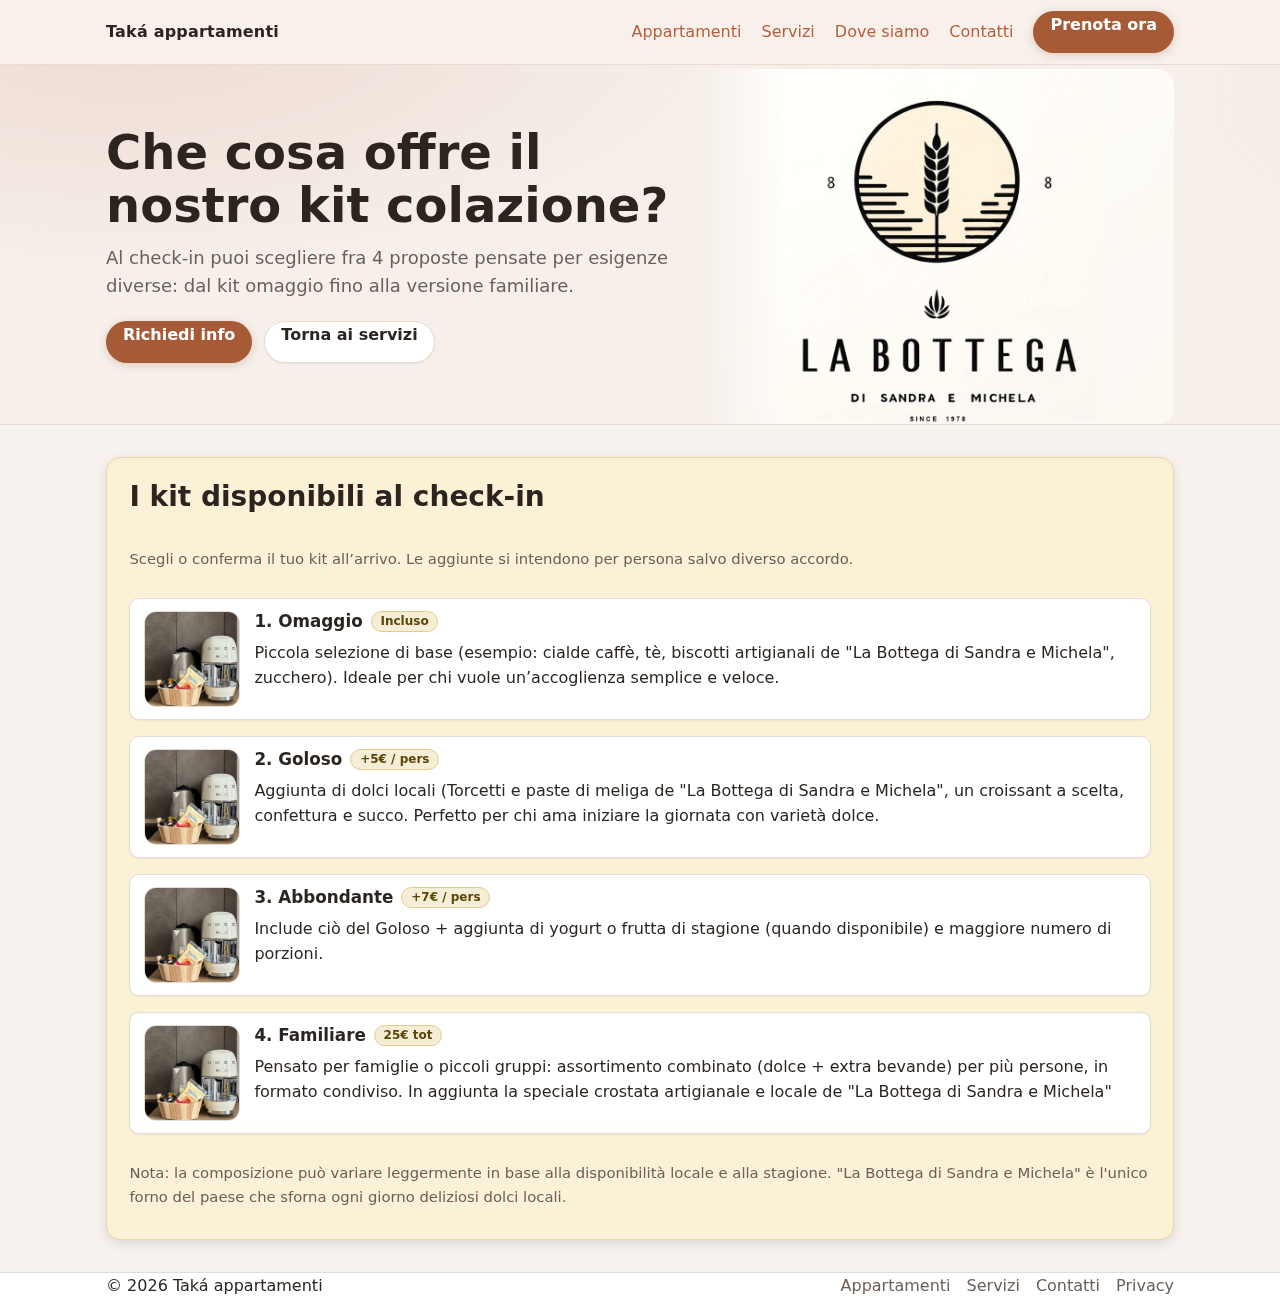
<file: kit-colazione.html>
<!doctype html>
<html lang="it">
<head>
  <meta charset="utf-8">
  <meta name="viewport" content="width=device-width,initial-scale=1">
  <title>Che cosa offre il nostro kit colazione? – Taká appartamenti</title>
  <meta name="description" content="Scopri i kit colazione prenotabili al check-in: Omaggio, Goloso (+5€), Abbondante (+7€), Familiare (25€).">
  <link rel="canonical" href="https://cengio04.github.io/taka_appartamenti/kit-colazione.html">

  <!-- Open Graph -->
  <meta property="og:title" content="Che cosa offre il nostro kit colazione? – Taká appartamenti">
  <meta property="og:description" content="Quattro kit colazione: Omaggio, Goloso, Abbondante, Familiare. Scegli al check-in.">
  <meta property="og:type" content="article">
  <meta property="og:url" content="https://cengio04.github.io/taka_appartamenti/kit-colazione.html">
  <meta property="og:image" content="https://cengio04.github.io/taka_appartamenti/images/foto.jpg">
  <meta property="og:image:width" content="1200">
  <meta property="og:image:height" content="630">
  <meta property="og:locale" content="it_IT">

  <!-- Twitter -->
  <meta name="twitter:card" content="summary_large_image">
  <meta name="twitter:title" content="Che cosa offre il nostro kit colazione?">
  <meta name="twitter:description" content="Omaggio, Goloso (+5€), Abbondante (+7€), Familiare (25€).">
  <meta name="twitter:image" content="https://cengio04.github.io/taka_appartamenti/images/foto.jpg">

  <link rel="stylesheet" href="styles.css">
</head>
<body>
  <a class="skip-link" href="#main">Salta al contenuto</a>

  <header class="site-header">
    <div class="container header-inner">
      <a href="index.html" class="logo" aria-label="Homepage Taká appartamenti">Taká appartamenti</a>
      <nav class="nav" aria-label="Principale">
        <ul class="nav-menu">
          <li><a href="index.html#appartamenti">Appartamenti</a></li>
          <li><a href="index.html#servizi">Servizi</a></li>
          <li><a href="index.html#dove-siamo">Dove siamo</a></li>
          <li><a href="index.html#contatti">Contatti</a></li>
          <li><a class="btn btn-primary js-cta-whatsapp" data-phone="393667273951" href="https://wa.me/393667273951" target="_blank" rel="noopener">Prenota ora</a></li>
        </ul>
      </nav>
    </div>
  </header>

  <main id="main">
    <section class="hero">
      <div class="container hero-inner">
        <div class="hero-text">
          <h1>Che cosa offre il nostro kit colazione?</h1>
          <p class="lead">Al check‑in puoi scegliere fra 4 proposte pensate per esigenze diverse: dal kit omaggio fino alla versione familiare.</p>
          <div class="cta">
            <a class="btn btn-primary js-cta-whatsapp" data-phone="393667273951" href="https://wa.me/393667273951" target="_blank" rel="noopener">Richiedi info</a>
            <a class="btn btn-outline" href="index.html#servizi">Torna ai servizi</a>
          </div>
        </div>
        <div class="hero-media">
          <img src="images/colazione1.JPG" alt="Esempio di kit colazione Taká appartamenti">
        </div>
      </div>
    </section>

    <!-- Riquadro riassuntivo senape -->
    <section class="section">
      <div class="container">
        <div class="kit-box">
          <h2>I kit disponibili al check‑in</h2>
          <p class="small muted">Scegli o conferma il tuo kit all’arrivo. Le aggiunte si intendono per persona salvo diverso accordo.</p>

          <div class="kit-list">
            <!-- Omaggio -->
            <article class="kit-item">
              <img src="images/colazione.jpeg" alt="Kit omaggio: selezione base per iniziare la giornata" loading="lazy">
              <div class="kit-info">
                <h3>1. Omaggio <span class="kit-price">Incluso</span></h3>
                <p>Piccola selezione di base (esempio: cialde caffè, tè, biscotti artigianali de "La Bottega di Sandra e Michela", zucchero). Ideale per chi vuole un’accoglienza semplice e veloce.</p>
              </div>
            </article>
            <!-- Goloso -->
            <article class="kit-item">
              <img src="images/colazione.jpeg" alt="Kit Goloso: prodotti dolci aggiuntivi" loading="lazy">
              <div class="kit-info">
                <h3>2. Goloso <span class="kit-price">+5€ / pers</span></h3>
                <p>Aggiunta di dolci locali (Torcetti e paste di meliga de "La Bottega di Sandra e Michela", un croissant a scelta, confettura e succo. Perfetto per chi ama iniziare la giornata con varietà dolce.</p>
              </div>
            </article>
            <!-- Abbondante -->
            <article class="kit-item">
              <img src="images/colazione.jpeg" alt="Kit Abbondante: varietà maggiore di prodotti colazione" loading="lazy">
              <div class="kit-info">
                <h3>3. Abbondante <span class="kit-price">+7€ / pers</span></h3>
                <p>Include ciò del Goloso + aggiunta di yogurt o frutta di stagione (quando disponibile) e maggiore numero di porzioni.</p>
              </div>
            </article>
            <!-- Familiare -->
            <article class="kit-item">
              <img src="images/colazione.jpeg" alt="Kit Familiare: formato adatto a gruppi o famiglie" loading="lazy">
              <div class="kit-info">
                <h3>4. Familiare <span class="kit-price">25€ tot</span></h3>
                <p>Pensato per famiglie o piccoli gruppi: assortimento combinato (dolce + extra bevande) per più persone, in formato condiviso. In aggiunta la speciale crostata artigianale e locale de "La Bottega di Sandra e Michela"</p>
              </div>
            </article>
          </div>

          <p class="small muted">Nota: la composizione può variare leggermente in base alla disponibilità locale e alla stagione. "La Bottega di Sandra e Michela" è l'unico forno del paese che sforna ogni giorno deliziosi dolci locali.</p>
        </div>
      </div>
    </section>
  </main>

  <footer class="site-footer">
    <div class="container footer-inner">
      <div>© <span id="year"></span> Taká appartamenti</div>
      <nav class="footer-nav" aria-label="Footer">
        <a href="index.html#appartamenti">Appartamenti</a>
        <a href="index.html#servizi">Servizi</a>
        <a href="index.html#contatti">Contatti</a>
        <a href="privacy.html">Privacy</a>
      </nav>
    </div>
  </footer>

  <script>
    document.addEventListener('DOMContentLoaded',()=>{
      const y=document.getElementById('year');
      if(y) y.textContent=new Date().getFullYear();
      // Attiva WhatsApp links con messaggio
      document.querySelectorAll('.js-cta-whatsapp').forEach(link=>{
        const phone=link.getAttribute('data-phone')||'393667273951';
        const msg="Ciao Taká appartamenti, vorrei informazioni sui kit colazione.";
        const url=new URL(`https://wa.me/${phone}`);
        url.searchParams.set('text',msg);
        link.href=url.toString();
      });
    });
  </script>
</body>
</html>
</file>
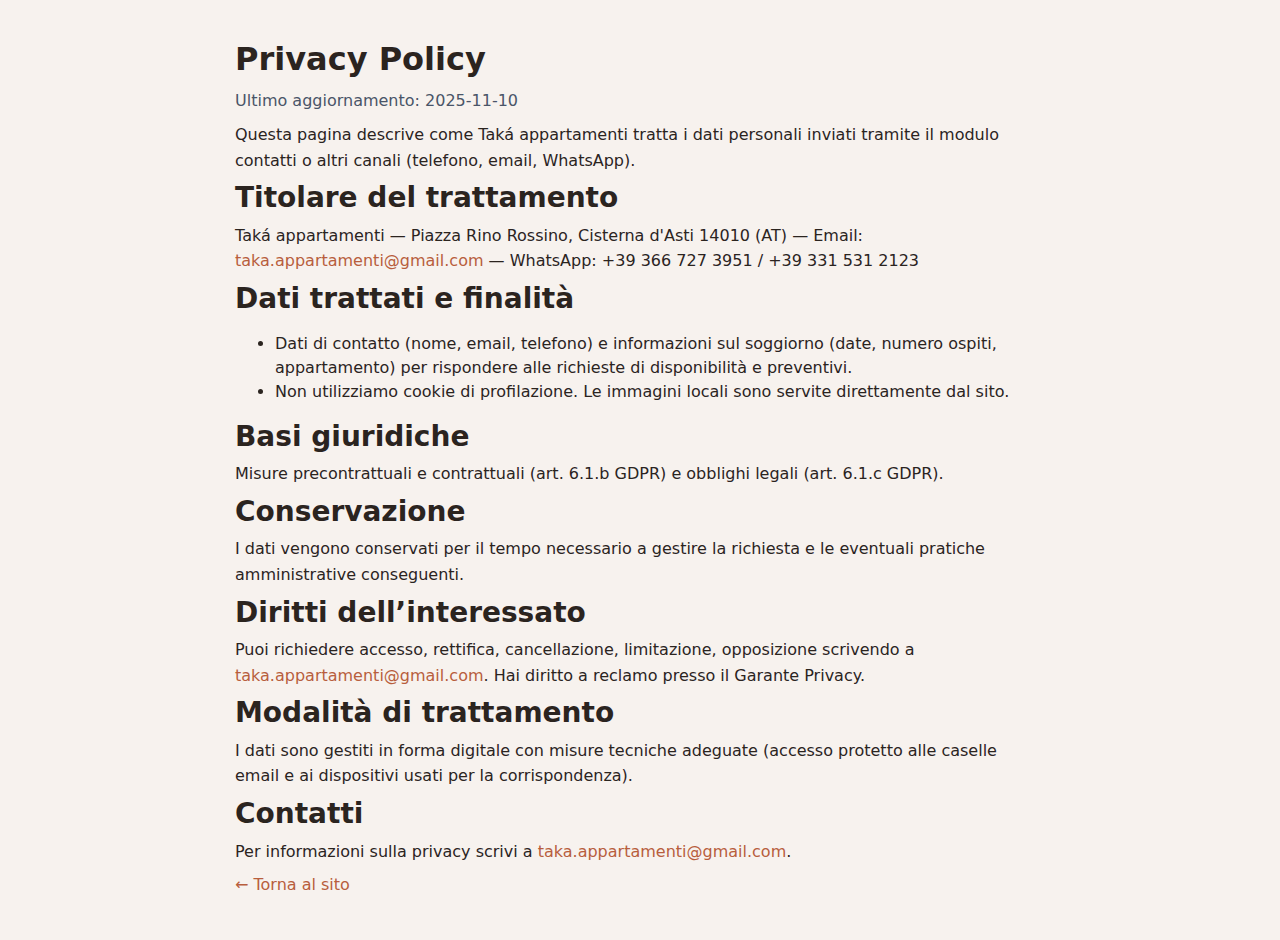
<file: privacy.html>
<!doctype html>
<html lang="it">
<head>
  <meta charset="utf-8">
  <meta name="viewport" content="width=device-width,initial-scale=1">
  <title>Privacy Policy · Taká appartamenti</title>
  <meta name="robots" content="noindex">
  <link rel="stylesheet" href="styles.css">
  <style>
    main{max-width:850px; margin:40px auto; padding:0 20px}
    h1{margin-bottom:10px}
    .muted{color:#4a5568}
    ul{line-height:1.5}
  </style>
</head>
<body>
  <main>
    <h1>Privacy Policy</h1>
    <p class="muted">Ultimo aggiornamento: 2025-11-10</p>
    <p>Questa pagina descrive come Taká appartamenti tratta i dati personali inviati tramite il modulo contatti o altri canali (telefono, email, WhatsApp).</p>

    <h2>Titolare del trattamento</h2>
    <p>Taká appartamenti — Piazza Rino Rossino, Cisterna d'Asti 14010 (AT) — Email: <a href="mailto:taka.appartamenti@gmail.com">taka.appartamenti@gmail.com</a> — WhatsApp: +39 366 727 3951 / +39 331 531 2123</p>

    <h2>Dati trattati e finalità</h2>
    <ul>
      <li>Dati di contatto (nome, email, telefono) e informazioni sul soggiorno (date, numero ospiti, appartamento) per rispondere alle richieste di disponibilità e preventivi.</li>
      <li>Non utilizziamo cookie di profilazione. Le immagini locali sono servite direttamente dal sito.</li>
    </ul>

    <h2>Basi giuridiche</h2>
    <p>Misure precontrattuali e contrattuali (art. 6.1.b GDPR) e obblighi legali (art. 6.1.c GDPR).</p>

    <h2>Conservazione</h2>
    <p>I dati vengono conservati per il tempo necessario a gestire la richiesta e le eventuali pratiche amministrative conseguenti.</p>

    <h2>Diritti dell’interessato</h2>
    <p>Puoi richiedere accesso, rettifica, cancellazione, limitazione, opposizione scrivendo a <a href="mailto:taka.appartamenti@gmail.com">taka.appartamenti@gmail.com</a>. Hai diritto a reclamo presso il Garante Privacy.</p>

    <h2>Modalità di trattamento</h2>
    <p>I dati sono gestiti in forma digitale con misure tecniche adeguate (accesso protetto alle caselle email e ai dispositivi usati per la corrispondenza).</p>

    <h2>Contatti</h2>
    <p>Per informazioni sulla privacy scrivi a <a href="mailto:taka.appartamenti@gmail.com">taka.appartamenti@gmail.com</a>.</p>

    <p><a href="index.html">← Torna al sito</a></p>
  </main>
</body>
</html>
</file>
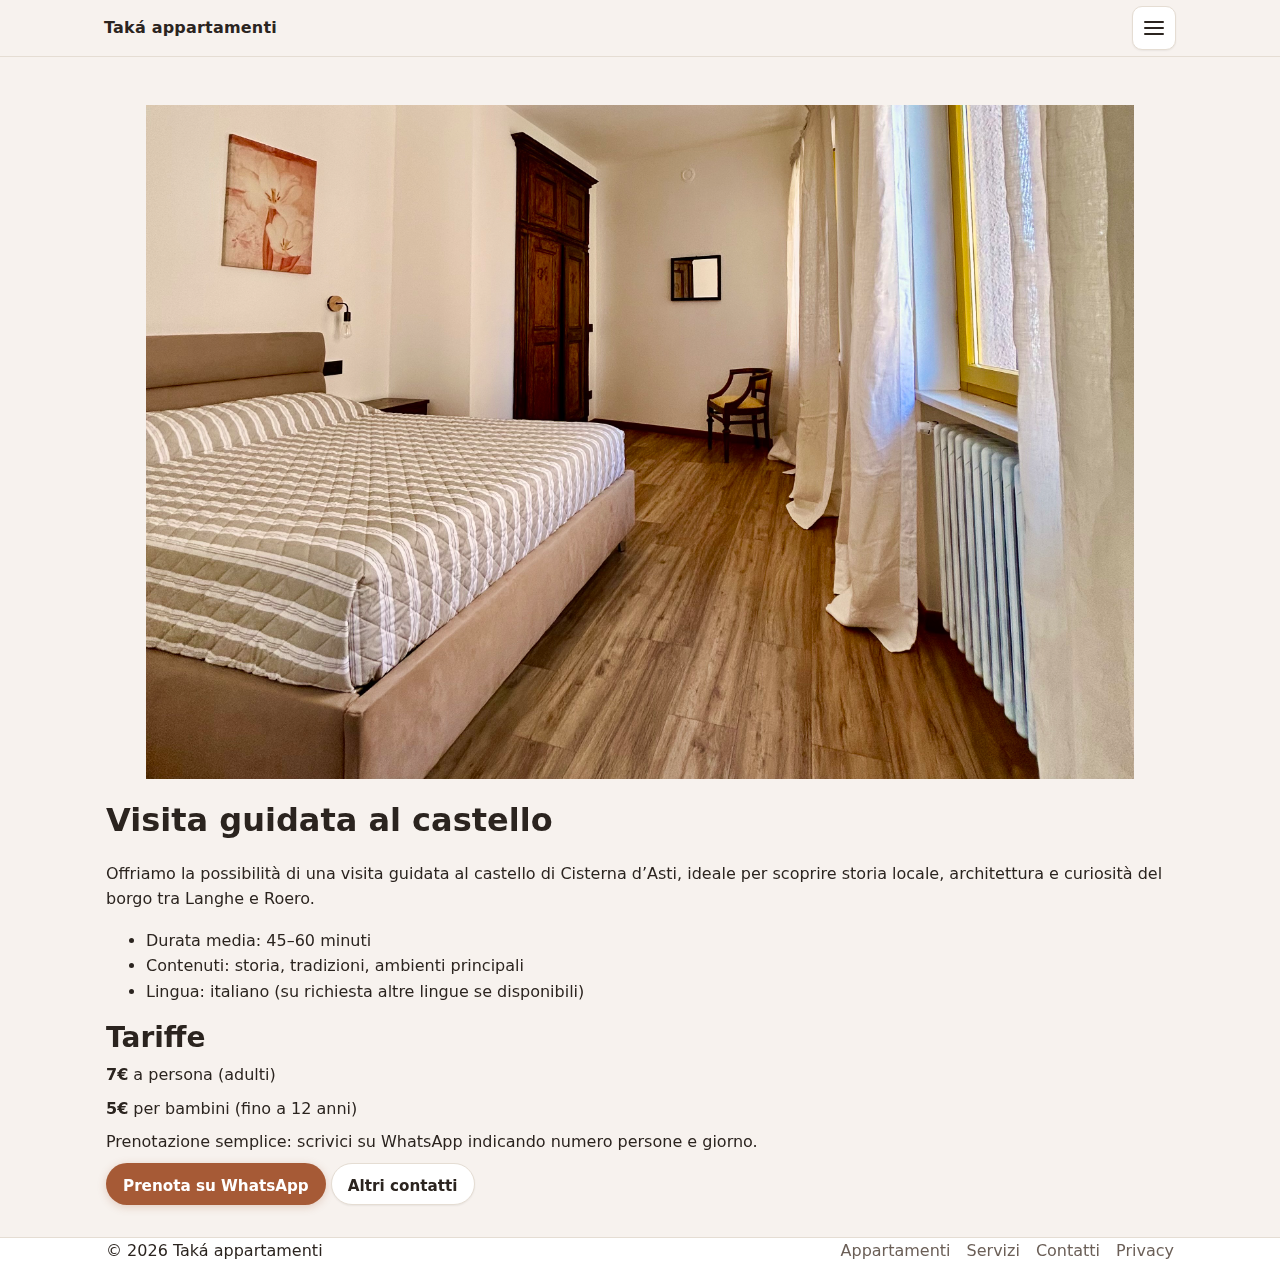
<file: visita-castello.html>
<!doctype html>
<html lang="it">
<head>
  <meta charset="utf-8">
  <meta name="viewport" content="width=device-width,initial-scale=1">
  <title>Visita guidata al castello – Taká appartamenti</title>
  <meta name="description" content="Organizza la visita guidata al castello di Cisterna d’Asti: orari, modalità e tariffe (7€ adulti, 5€ bambini).">
  <link rel="canonical" href="https://cengio04.github.io/taka_appartamenti/visita-castello.html">
  <link rel="stylesheet" href="styles.css">
</head>
<body class="page-castello">
  <a class="skip-link" href="#main">Salta al contenuto</a>

  <!-- Header minimale (riusa quello nuovo) -->
  <header class="site-header header-min">
    <div class="container header-inner">
      <a href="index.html" class="logo" aria-label="Homepage Taká appartamenti">Taká appartamenti</a>
      <button class="hamburger" id="hamburger" aria-controls="mobileMenu" aria-expanded="false" aria-label="Apri menu">
        <span class="hamburger-box"><span class="hamburger-inner"></span></span>
      </button>
    </div>
    <nav id="mobileMenu" class="mobile-menu" aria-label="Menu mobile">
      <ul class="mobile-menu-list">
        <li><a href="index.html#appartamenti">Appartamenti</a></li>
        <li><a href="index.html#servizi">Servizi</a></li>
        <li><a href="index.html#galleria">Galleria</a></li>
        <li><a href="index.html#cosa-vedere">Cisterna d’Asti</a></li>
        <li><a href="index.html#dove-siamo">Dove siamo</a></li>
        <li><a href="index.html#contatti">Contatti</a></li>
        <li><a class="btn btn-primary btn-sm" href="availability.html">Richiedi disponibilità</a></li>
      </ul>
    </nav>
  </header>

  <main id="main">
    <section class="section castello-hero">
      <div class="container castello-grid">
        <figure class="castello-media">
          <!-- Sostituisci con la tua foto (es: images/castello.jpg) -->
            <img src="images/copertina.jpeg" alt="Veduta del castello di Cisterna d’Asti per le visite guidate" loading="eager">
        </figure>

        <div class="castello-box">
          <h1 class="castello-title">Visita guidata al castello</h1>
          <p>
            Offriamo la possibilità di una visita guidata al castello di Cisterna d’Asti, ideale per scoprire storia locale,
            architettura e curiosità del borgo tra Langhe e Roero.
          </p>
          <ul class="castello-punti">
            <li>Durata media: 45–60 minuti</li>
            <li>Contenuti: storia, tradizioni, ambienti principali</li>
            <li>Lingua: italiano (su richiesta altre lingue se disponibili)</li>
          </ul>
          <div class="tariffe">
            <h2>Tariffe</h2>
            <p><strong>7€</strong> a persona (adulti)</p>
            <p><strong>5€</strong> per bambini (fino a 12 anni)</p>
          </div>
          <p class="prenota">
            Prenotazione semplice: scrivici su WhatsApp indicando numero persone e giorno.
          </p>
          <div class="castello-cta">
            <a class="btn btn-primary btn-sm" href="https://wa.me/393667273951?text=Ciao%2C+vorrei+prenotare+la+visita+guidata+al+castello+di+Cisterna+d%E2%80%99Asti" target="_blank" rel="noopener">
              Prenota su WhatsApp
            </a>
            <a class="btn btn-secondary btn-sm" href="index.html#contatti">Altri contatti</a>
          </div>
        </div>
      </div>
    </section>
  </main>

  <footer class="site-footer">
    <div class="container footer-inner">
      <div>© <span id="year"></span> Taká appartamenti</div>
      <nav class="footer-nav" aria-label="Footer">
        <a href="index.html#appartamenti">Appartamenti</a>
        <a href="index.html#servizi">Servizi</a>
        <a href="index.html#contatti">Contatti</a>
        <a href="privacy.html">Privacy</a>
      </nav>
    </div>
  </footer>

  <!-- Riusa lo script hamburger se non già caricato globalmente -->
  <script>
    (function(){
      const btn = document.getElementById('hamburger');
      const menu = document.getElementById('mobileMenu');
      if(!btn || !menu) return;
      function open(){ btn.setAttribute('aria-expanded','true'); menu.classList.add('open'); document.body.style.overflow='hidden'; }
      function close(){ btn.setAttribute('aria-expanded','false'); menu.classList.remove('open'); document.body.style.overflow=''; }
      btn.addEventListener('click', ()=> btn.getAttribute('aria-expanded')==='true'? close(): open());
      document.addEventListener('click', e=>{
        if(!menu.classList.contains('open')) return;
        const inside = e.target.closest('#mobileMenu') || e.target.closest('#hamburger');
        if(!inside) close();
      });
      document.addEventListener('keydown', e=>{ if(e.key==='Escape') close(); });
      const y = document.getElementById('year'); if(y) y.textContent = new Date().getFullYear();
    })();
  </script>
</body>
</html>
</file>
<file: styles.css>
/* ========== Base reset & variables ========== */
:root{
  --bg: #F6EFEA;
  --surface: #EEE3DC;
  --surface-2: #E8D9D1;
  --text: #241A16;
  --muted: #5E4D47;
  --border: #D8C6BE;
  --primary: #B85E3D;
  --primary-600: #9E4B2F;
  --ring: rgba(184,94,61,.24);

  /* Mustard dropdown & services */
  --mustard-bg: #F7F0D9;
  --mustard-bg-2: #F1E7C3;
  --mustard-border: #E6D59A;
  --mustard-accent: #C89A1B;

  --maxw: 72rem;
  --radius: 14px;
  --radius-sm: 10px;
  --gap: 1.25rem;
  --shadow-1: 0 1px 2px rgba(0,0,0,.04), 0 6px 24px rgba(36,26,22,.06);
  --shadow-2: 0 2px 6px rgba(0,0,0,.06), 0 10px 30px rgba(36,26,22,.08);

  --font: system-ui,-apple-system,"Segoe UI",Roboto,"Helvetica Neue",Arial,"Noto Sans","Apple Color Emoji","Segoe UI Emoji","Segoe UI Symbol";
  --leading: 1.6;
}

*{ box-sizing:border-box; }
html,body{ height:100%; }
html{ scroll-behavior:smooth; }
body{
  margin:0;
  font-family: var(--font);
  color: var(--text);
  background: var(--bg);
  line-height: var(--leading);
  -webkit-font-smoothing: antialiased;
  -moz-osx-font-smoothing: grayscale;
}

img{ max-width:100%; height:auto; display:block; }
a{ color: var(--primary); text-decoration:none; }
a:hover{ text-decoration:underline; }

.small{ font-size:.925rem; }
.muted{ color: var(--muted); }

/* ========== Layout ========== */
.container{ max-width: var(--maxw); margin-inline:auto; padding-inline: clamp(1rem,2.4vw,2rem); }
.section{ padding-block: clamp(2.5rem,5vw,4rem); }
.section.alt{ background: var(--surface); }
.section-head{ margin-bottom: clamp(1rem,2.5vw,1.5rem); }
.lead{ color: var(--muted); font-size: clamp(1rem,1vw + .8rem,1.25rem); }

/* ========== Header ========== */
.site-header{
  position:sticky; top:0; z-index:50;
  background: rgba(246,239,234,.88);
  backdrop-filter: saturate(180%) blur(8px);
  border-bottom:1px solid var(--border);
}
.header-inner{ display:flex; align-items:center; justify-content:space-between; min-height:64px; gap:1rem; }
.logo{ font-weight:700; letter-spacing:.2px; color: var(--text); }
.logo:hover{ text-decoration:none; }

.nav .nav-menu{
  list-style:none; display:flex; align-items:center;
  gap: clamp(.75rem, 2.6vw, 1.25rem);
  margin:0; padding:0;
}

/* ========== Dropdown Navigation (Menu) ========== */
.nav-drop details{ position:relative; }
.nav-drop-toggle{
  cursor:pointer;
  display:inline-flex;
  align-items:center;
  gap:.45rem;
  padding:.55rem .95rem;
  border-radius:999px;
  font-weight:600;
  font-size:.95rem;
  background: var(--mustard-bg);
  border:1px solid var(--mustard-border);
  color: var(--text);
  line-height:1;
  box-shadow: var(--shadow-1);
  transition: background .18s ease, box-shadow .18s ease;
}
.nav-drop-toggle:hover{
  background: var(--mustard-bg-2);
  text-decoration:none;
  box-shadow: var(--shadow-2);
}
.nav-drop-toggle::-webkit-details-marker{ display:none; }
.nav-drop .chev{ transition:transform .18s ease; }
.nav-drop details[open] .chev{ transform:rotate(-180deg); }

.nav-drop-panel{
  position:absolute;
  right:0; top:calc(100% + 10px);
  min-width:220px;
  background: var(--mustard-bg);
  border:1px solid var(--mustard-border);
  border-radius:16px;
  padding:.5rem .55rem;
  display:grid;
  gap:.35rem;
  box-shadow:0 8px 28px rgba(36,26,22,.12), 0 2px 8px rgba(36,26,22,.06);
  animation:fadePop .18s ease;
  z-index:70;
}
@keyframes fadePop{
  from{ opacity:0; transform:translateY(-4px); }
  to{ opacity:1; transform:translateY(0); }
}

.nav-drop-item{
  display:block;
  padding:.55rem .7rem;
  border-radius:10px;
  font-size:.92rem;
  color: var(--text);
  background:transparent;
  border:1px solid transparent;
  text-decoration:none;
  transition: background .15s ease, border-color .15s ease;
}
.nav-drop-item:hover{
  background: color-mix(in srgb, var(--mustard-bg) 85%, white 15%);
  border-color: color-mix(in srgb, var(--mustard-border) 80%, var(--mustard-accent) 20%);
  text-decoration:none;
}
.nav-drop-item:focus{
  outline:none;
  box-shadow:0 0 0 4px rgba(200,154,27,.25);
}

/* Mobile: widen dropdown */
@media (max-width:640px){
  .nav-drop-panel{ min-width: 260px; }
}

/* ========== Buttons ========== */
.btn{
  display:inline-flex; align-items:center; justify-content:center;
  gap:.5rem; height:42px; padding-inline:1rem;
  border-radius:999px; border:1px solid transparent;
  font-weight:600; white-space:nowrap;
  transition:all .18s ease; box-shadow: var(--shadow-1);
}
.btn:hover{ transform:translateY(-1px); box-shadow: var(--shadow-2); }
.btn:active{ transform:translateY(0); }
.btn-primary{ background: var(--primary); color:#fff; }
.btn-primary:hover{ background: var(--primary-600); }
.btn-outline{ background:#fff; color: var(--text); border-color: var(--border); }
.btn-outline:hover{ background: var(--surface-2); }
.btn-secondary{ background:#fff; color: var(--primary); border:1.5px solid var(--primary); }
.btn-secondary:hover{ background: rgba(184,94,61,.09); }

/* ========== Skip link ========== */
.skip-link{
  position:absolute; left:-999px; top:-999px;
}
.skip-link:focus{
  left:8px; top:8px; z-index:999;
  background: var(--primary); color:#fff;
  padding:.5rem .75rem; border-radius:8px;
  outline:none;
}

/* ========== Hero ========== */
.hero{
  background:
    radial-gradient(1000px 400px at 10% -10%, rgba(184,94,61,.14), transparent 60%),
    radial-gradient(800px 300px at 130% 10%, rgba(184,94,61,.10), transparent 60%),
    linear-gradient(180deg,#F6EFEA,#F6EFEA);
  border-bottom:1px solid var(--border);
}
.hero-inner{
  display:grid;
  grid-template-columns:1.1fr 0.9fr;
  gap: clamp(1rem,4vw,2rem);
  align-items:center;
  padding-block: clamp(2rem,6vw,3.5rem);
}
.hero-text h1{
  font-size: clamp(1.9rem, 2.8vw + 1rem, 3rem);
  line-height:1.1;
  margin:0 0 .75rem;
}
.hero-text h1 br{ display:block; }
.accent{
  background-image: linear-gradient(90deg,#B85E3D,#A44E30,#8F4026);
  -webkit-background-clip:text;
  background-clip:text;
  color:transparent;
}
.hero-text p{
  margin:0 0 1.25rem;
  color: var(--muted);
  font-size: clamp(1rem,.5vw + .9rem,1.125rem);
}
.cta{ display:flex; flex-wrap:wrap; gap:.75rem; }

.hero-media img{
  border-radius: var(--radius);
  box-shadow: var(--shadow-2);
  width:100%;
  aspect-ratio:4/3;
  object-fit:cover;
}

/* Logo + titolo */
.hero-title{
  display:flex;
  align-items:center;
  gap:1rem;
  margin:0 0 .85rem;
}
.hero-title h1{ margin:0; min-width:0; }
.logo-box{
  width:92px; height:92px; flex:0 0 92px;
  border:2.4px solid var(--primary);
  border-radius:16px;
  display:flex; align-items:center; justify-content:center;
  background:linear-gradient(135deg, rgba(184,94,61,.14), rgba(184,94,61,.06));
  box-shadow:inset 0 1px 2px rgba(0,0,0,.05), 0 2px 6px rgba(0,0,0,.04);
  overflow:hidden;
}
.logo-box img{
  width:100%; height:100%;
  object-fit:contain;
  padding:10px;
}
@media (max-width:520px){
  .logo-box{ width:72px; height:72px; border-radius:14px; }
  .logo-box img{ padding:8px; }
}

/* Badges */
.badges{
  margin:.75rem 0 0;
  padding:0;
  list-style:none;
  display:flex;
  flex-wrap:wrap;
  gap:.5rem .6rem;
}
.badges li{
  padding:.25rem .6rem;
  border-radius:999px;
  background: var(--surface-2);
  color: var(--text);
  border:1px solid var(--border);
  font-size:.95rem;
}
/* Variante hero senza riquadro logo */
.hero-title--clean{
  display:flex;
  align-items:center;
  gap:1.2rem;
}
.hero-logo{
  width:140px;
  height:140px;
  object-fit:contain;
  display:block;
  border-radius:20px; /* opzionale */
}
@media (max-width:640px){
  .hero-logo{
    width:118px;
    height:118px;
  }
  .hero-title--clean h1{
    font-size:clamp(2.05rem, 7vw + .6rem, 2.65rem);
    line-height:1.12;
    margin:0;
  }
}
/* ========== Cards & lists ========== */
.cards{
  display:grid;
  gap: clamp(1rem,2.5vw,1.25rem);
  grid-template-columns:repeat(auto-fit,minmax(260px,1fr));
}
.card{
  background:#fff;
  border:1px solid var(--border);
  border-radius: var(--radius);
  padding: clamp(1rem,2.2vw,1.25rem);
  box-shadow: var(--shadow-1);
}
.card img{
  width:100%; aspect-ratio:4/3;
  object-fit:cover;
  border-radius: var(--radius-sm);
  margin-bottom:.75rem;
}
.card h3{
  margin:0 0 .5rem;
  font-size: clamp(1.125rem,.6vw + 1rem,1.35rem);
  display:flex;
  align-items:center;
  gap:.5rem;
  justify-content:space-between;
  flex-wrap:wrap;
}
.price{
  display:inline-flex;
  align-items:center;
  justify-content:center;
  padding:.18rem .62rem;
  border:2px solid var(--primary);
  border-radius:999px;
  color: var(--primary);
  background: rgba(184,94,61,.12);
  font-weight:700;
  font-size:.92em;
  line-height:1;
  box-shadow:0 0 0 2px #fff inset, 0 0 0 2px rgba(184,94,61,.10);
}
.features{
  list-style:none;
  margin:.25rem 0 0;
  padding:0;
  display:flex;
  flex-direction:column;
  gap:.4rem;
}
.features li{
  position:relative;
  padding-left:1.15rem;
}
.features li::before{
  content:"•";
  position:absolute;
  left:0; top:0;
  color: var(--primary);
  font-weight:700;
}

/* ========== Services ========== */
.services{
  display:grid;
  grid-template-columns: repeat(auto-fit,minmax(220px,1fr));
  gap:.6rem;
}
.service{
  background: var(--mustard-bg);
  border:1px solid var(--mustard-border);
  border-radius:999px;
  padding:.48rem .85rem;
  display:inline-flex;
  align-items:center;
  gap:.55rem;
  color: var(--text);
  box-shadow:0 1px 0 rgba(0,0,0,.02);
}
.service .ico{
  width:1.15rem;
  text-align:center;
  color: var(--mustard-accent);
}
.service:hover{
  background: color-mix(in srgb, var(--mustard-bg) 92%, white 8%);
  border-color: color-mix(in srgb, var(--mustard-border) 86%, var(--mustard-accent) 14%);
}

/* ========== Gallery ========== */
.gallery{
  display:grid;
  grid-template-columns: repeat(auto-fit,minmax(180px,1fr));
  gap:.5rem;
}
.gallery img{
  border-radius: var(--radius-sm);
  object-fit:cover;
  width:100%;
  aspect-ratio:4/3;
}

/* ========== Contact ========== */
.contact-grid{
  display:grid;
  gap:1rem 1.25rem;
  grid-template-columns:1fr;
}
@media (min-width:880px){
  .contact-grid{ grid-template-columns:1fr 1fr; }
}
.contact-list{
  list-style:none;
  padding:0;
  margin:0 0 .75rem;
}
.contact-list li{ margin:.25rem 0; }
.form input,
.form textarea{
  width:100%;
  margin-top:.35rem;
  padding:.6rem .7rem;
  border-radius:10px;
  border:1px solid var(--border);
  outline:none;
  background:#fff;
  color: var(--text);
}
.form input:focus,
.form textarea:focus{
  box-shadow:0 0 0 4px var(--ring);
}
.form .checkbox{
  display:flex;
  align-items:center;
  gap:.5rem;
}
.form-note{ font-size:.75rem; color: var(--muted); margin-top:.5rem; }

/* ========== FAQ (se servisse in altre pagine) ========== */
.faq{ display:grid; gap:.75rem; }
.faq-item{
  background:#fff;
  border:1px solid var(--border);
  border-radius: var(--radius-sm);
  overflow:clip;
  box-shadow: var(--shadow-1);
}
.faq-item summary{
  cursor:pointer;
  list-style:none;
  display:flex;
  align-items:center;
  justify-content:space-between;
  gap:.75rem;
  padding:.9rem 1rem;
  font-weight:600;
}
.faq-item summary:hover{ background: var(--surface-2); }
.faq-item summary::-webkit-details-marker{ display:none; }
.faq-item summary span{
  position:relative;
  padding-right:1.25rem;
}
.faq-item summary span::after{
  content:"▾";
  position:absolute;
  right:0;
  color: var(--muted);
  transition:transform .18s ease;
}
.faq-item[open] summary span::after{ transform:rotate(-180deg); }
.faq-content{
  padding:.5rem 1rem 1rem;
  color: var(--muted);
  border-top:1px solid var(--border);
}

/* ========== Footer ========== */
.site-footer{
  border-top:1px solid var(--border);
  background:#fff;
}
.footer-inner{
  display:flex;
  flex-wrap:wrap;
  gap:.75rem 1rem;
  align-items:center;
  justify-content:space-between;
  padding-block:1rem;
}
.footer-nav{
  display:flex;
  gap:.75rem 1rem;
  flex-wrap:wrap;
}
.footer-nav a{
  color: var(--muted);
}
.footer-nav a:hover{
  color: var(--text);
  text-decoration:none;
}

/* ========== Typography ========== */
h1,h2,h3{ line-height:1.2; }
h2{
  font-size: clamp(1.35rem,1.1vw + 1.1rem,1.75rem);
  margin:0 0 .35rem;
}
p{ margin:.5rem 0; }

/* ========== Mappa Dove siamo ========== */
.location-grid{
  display:grid;
  gap:40px;
  grid-template-columns:minmax(0,1fr) minmax(0,460px);
  align-items:start;
}
.location-text p{ margin:0 0 14px; }
.map-wrapper{
  position:relative;
  width:100%;
  aspect-ratio:4/3;
  border:1px solid var(--border);
  border-radius:12px;
  overflow:hidden;
  box-shadow:var(--shadow-2);
  background:#f1f5f9;
}
.map-wrapper iframe{
  width:100%;
  height:100%;
  border:0;
}
.map-overlay{
  position:absolute;
  inset:0;
  background:transparent;
  cursor:pointer;
}
@media (max-width:900px){
  .location-grid{ grid-template-columns:1fr; }
  .location-map{ max-width:560px; }
}

/* ========== Responsive tweaks ========== */
@media (max-width:880px){
  .nav .nav-menu{
    gap:.6rem;
    flex-wrap:wrap;
    justify-content:flex-end;
  }
  .btn{ height:40px; }
  .hero-inner{ grid-template-columns:1fr; }
  .card h3{ gap:.35rem; }
  .hero-title{ gap:.85rem; }
}

/* Optional small height logo adjustments when very narrow */
@media (max-width:400px){
  .hero-text h1{ font-size: clamp(1.9rem, 9vw, 2.4rem); }
  .logo-box{ width:64px; height:64px; }
  .logo-box img{ padding:6px; }
}

/* Accessibility focus visible for links in panel */
.nav-drop-item:focus-visible{
  outline:none;
  box-shadow:0 0 0 4px rgba(200,154,27,.25);
}
/* === Aggiunte per pagina Biciclette: BIO + PREZZI === */
.bio{
  display:grid;
  grid-template-columns: 110px 1fr;
  gap:14px;
  align-items:start;
  background:#fff;
  border:1px solid var(--border);
  border-radius: var(--radius-sm);
  padding:14px;
  box-shadow: var(--shadow-1);
}
.bio-img{
  width:110px; height:110px; object-fit:cover;
  border-radius:12px;
  border:1px solid var(--border);
}
@media (max-width:560px){
  .bio{ grid-template-columns: 84px 1fr; }
  .bio-img{ width:84px; height:84px; }
}

.price-box{
  background: var(--mustard-bg);
  border:1px solid var(--mustard-border);
  border-radius: var(--radius);
  padding: clamp(0.9rem, 1.5vw, 1.2rem);
  box-shadow: var(--shadow-2);
}
.price-grid{
  display:grid;
  grid-template-columns: repeat(2, minmax(0,1fr));
  gap: clamp(.6rem, 2vw, 1rem);
}
@media (max-width:720px){
  .price-grid{ grid-template-columns:1fr; }
}
.price-col h3{
  margin:.1rem 0 .35rem;
  font-size: clamp(1.05rem, .4vw + 1rem, 1.2rem);
}
.price-col p, .price-col ul{ margin:0; }
.price-col ul{ padding-left:1.1rem; }
.price-box .tag{
  display:inline-block;
  margin-left:.35rem;
  padding:.06rem .45rem;
  border-radius:999px;
  background: color-mix(in srgb, var(--mustard-accent) 18%, #fff 82%);
  color:#5a4707;
  border:1px solid color-mix(in srgb, var(--mustard-accent) 40%, #d6c375 60%);
  font-size:.8rem;
  vertical-align:baseline;
}
.price-box .small{ margin-top:.65rem; display:block; }

/* Dissolvenza ai bordi della foto hero (left/right) */
.hero-media img{
  /* Manteniamo i tuoi stili già esistenti: */
  border-radius: var(--radius);
  box-shadow: var(--shadow-2);
  width:100%;
  aspect-ratio:4/3;
  object-fit:cover;

  /* Aggiunta: maschera per la dissolvenza laterale */
  -webkit-mask-image: linear-gradient(to right, transparent 0%, #000 18%, #000 100%);
          mask-image: linear-gradient(to right, transparent 0%, #000 18%, #000 100%);
  -webkit-mask-size: 100% 100%;
          mask-size: 100% 100%;
}

@keyframes heroFadeIn {
  from { opacity: 0; }
  to   { opacity: 1; }
}
.hero-media img{
  animation: heroFadeIn .10s ease-out both;
}
/* === Kit colazione page === */
.kit-box{
  background: var(--mustard-bg);
  border:1px solid var(--mustard-border);
  border-radius: var(--radius);
  padding: clamp(1rem,2.2vw,1.4rem);
  box-shadow: var(--shadow-2);
  display:flex;
  flex-direction:column;
  gap:1.2rem;
}
.kit-list{
  display:grid;
  gap:1rem;
}
.kit-item{
  display:grid;
  grid-template-columns: 96px 1fr;
  gap:14px;
  align-items:start;
  background:#fff;
  border:1px solid var(--border);
  border-radius: var(--radius-sm);
  padding:12px 14px;
  box-shadow: var(--shadow-1);
}
.kit-item img{
  width:96px;
  height:96px;
  object-fit:cover;
  border-radius:12px;
  border:1px solid var(--border);
}
.kit-info h3{
  margin:0 0 .35rem;
  font-size:1.05rem;
  display:flex;
  flex-wrap:wrap;
  gap:.5rem;
  align-items:center;
}
.kit-price{
  background: rgba(200,154,27,.18);
  color:#5a4707;
  font-weight:600;
  padding:.15rem .55rem;
  border-radius:999px;
  font-size:.75rem;
  border:1px solid color-mix(in srgb, var(--mustard-border) 80%, var(--mustard-accent) 20%);
}
@media (max-width:560px){
  .kit-item{ grid-template-columns:72px 1fr; padding:10px 12px; }
  .kit-item img{ width:72px; height:72px; }
  .kit-info h3{ font-size:1rem; }
}
.availability-head{
  display:flex; flex-wrap:wrap; gap:.8rem 1rem; align-items:end; margin-bottom:1rem;
}
.apt-select, .guest-select{ display:flex; flex-direction:column; gap:.35rem; }
.apt-select select, .guest-select input{
  height:40px; padding:.4rem .6rem;
  border:1px solid var(--border); border-radius:10px; background:#fff; color:var(--text);
}
.legend{ display:flex; gap:.5rem; margin-left:auto; flex-wrap:wrap; }
.lg{ display:inline-flex; align-items:center; gap:.35rem; font-size:.9rem; color:var(--muted); }
.lg::before{ content:""; width:14px; height:14px; border-radius:4px; border:1px solid var(--border); display:inline-block; }
.lg-free::before{ background:#d1f2d1; border-color:#8bc68b; }
.lg-busy::before{ background:#f7d6d6; border-color:#e4b2b2; }
.lg-sel::before{ background:#c9e7ff; border-color:#84b3de; }

.calendar-wrap{ display:grid; gap:1rem; }
.month-block h2{ margin:.25rem 0; font-size:1.1rem; color:var(--muted); }
.month-grid{ display:grid; grid-template-columns:repeat(7,1fr); gap:.35rem; }
.day{
  background:#fff; border:1px solid var(--border); border-radius:10px;
  min-height:42px; padding:.45rem; font-weight:600; color:var(--text);
  box-shadow: var(--shadow-1);
}
.day:hover{ transform:translateY(-1px); box-shadow: var(--shadow-2); cursor:pointer; }
.day.busy{ background:#f7d6d6; border-color:#e4b2b2; color:#8a5a5a; cursor:not-allowed; box-shadow:none; transform:none; }
.day.sel-start, .day.sel-range{ background:#d1f2d1; border-color:#8bc68b; color:#175c17; }
.day.empty{ visibility:hidden; }

.selection-box{
  margin-top:1rem;
  background: var(--mustard-bg);
  border:1px solid var(--mustard-border);
  border-radius: var(--radius);
  padding: clamp(.8rem, 2vw, 1rem);
  box-shadow: var(--shadow-2);
}
.selection-box .btn{ margin-top:.35rem; }

@media (max-width:720px){
  .availability-head{ align-items:stretch; }
  .legend{ width:100%; margin-left:0; }
}
/* Navigazione mese */
.cal-nav{
  display:flex;
  align-items:center;
  justify-content:center;
  gap:.6rem;
  margin:.6rem 0 .3rem;
}
.nav-btn{
  width:40px; height:40px;
  border:1px solid var(--border);
  border-radius:10px;
  background:#fff; color:var(--text);
  font-size:1.2rem; line-height:1;
  box-shadow: var(--shadow-1);
}
.nav-btn:hover{ box-shadow: var(--shadow-2); transform:translateY(-1px); }
.month-label{
  min-width: 11ch;
  text-align:center;
  font-weight:700;
  text-transform:capitalize;
}

/* Intestazione giorni settimana */
.weekdays{
  display:grid;
  grid-template-columns: repeat(7, 1fr);
  gap:.35rem;
  color:var(--muted);
  font-weight:600;
  font-size:.85rem;
  margin-bottom:.25rem;
}
.weekdays > div{
  text-align:center;
}

/* La griglia del mese riusa .month-grid e .day già presenti */
/* Navigazione mese (frecce) */
.cal-nav{
  display:flex; align-items:center; justify-content:center;
  gap:.6rem; margin:.6rem 0 .3rem;
}
.nav-btn{
  width:40px; height:40px;
  border:1px solid var(--border); border-radius:10px;
  background:#fff; color:var(--text); font-size:1.2rem; line-height:1;
  box-shadow: var(--shadow-1);
}
.nav-btn:hover{ box-shadow: var(--shadow-2); transform:translateY(-1px); }
.month-label{ min-width:11ch; text-align:center; font-weight:700; text-transform:capitalize; }

/* Intestazione giorni settimana */
.weekdays{
  display:grid; grid-template-columns:repeat(7,1fr);
  gap:.35rem; color:var(--muted); font-weight:600; font-size:.85rem; margin-bottom:.25rem;
}
.weekdays > div{ text-align:center; }

/* Se non le avevi già, queste sono le basi del calendario */
.month-grid{ display:grid; grid-template-columns:repeat(7,1fr); gap:.35rem; }
.day{
  background:#fff; border:1px solid var(--border); border-radius:10px;
  min-height:42px; padding:.45rem; font-weight:600; color:var(--text);
  box-shadow: var(--shadow-1);
}
.day:hover{ transform:translateY(-1px); box-shadow: var(--shadow-2); cursor:pointer; }
.day.busy{
  background:#f7d6d6; border-color:#e4b2b2; color:#8a5a5a;
  cursor:not-allowed; box-shadow:none; transform:none;
}
.day.sel-start, .day.sel-range{ background:#d1f2d1; border-color:#8bc68b; color:#175c17; }
.day.empty{ visibility:hidden; }

/* Availability: header minimale (nasconde le voci in alto a destra e il bottone "Prenota ora") */
.page-availability .site-header .nav,
.page-availability .site-header .nav-menu,
.page-availability .site-header .nav .btn {
  display: none !important;
}
.page-availability .site-header .header-inner{
  justify-content:flex-start;
}
/* ===== Spaziatura compatta per la pagina disponibilità ===== */

/* Riduce l'altezza dell'header SOLO sulla pagina availability */
.page-availability .site-header{
  padding-block: 6px;            /* prima probabilmente 20–32px */
  border-bottom:1px solid var(--border);
  background: var(--bg, #f7f2ee);
}
.page-availability .site-header .header-inner{
  min-height: 50px;               /* evita header troppo alto su mobile */
  padding: 0 20px;
}

/* Riduce il padding-top della sezione principale */
.page-availability .section.availability{
  padding-top: 14px;              /* se .section di base usa 48/60px, lo sovrascrive */
}

/* Compatta il titolo */
.page-availability .section.availability h1{
  margin: 4px 0 18px;             /* prima poteva avere ~32px top */
  line-height: 1.15;
  font-size: clamp(1.55rem, 5.2vw, 2.05rem);
}

/* Allinea il blocco dei controlli un po' più vicino al titolo */
.page-availability .availability-head{
  margin-top: 0;
  padding-top: 0;
}

/* Se vuoi ancora meno spazio tra legenda e calendario */
.page-availability .legend{
  margin-top: 2px;
}

/* Riduce leggermente il gap verticale tra intestazione giorni e griglia */
.page-availability .weekdays{
  margin-bottom: .15rem;
}

/* Regola globale per compensare eventuali padding generici su .section */
.page-availability main .section:first-of-type{
  padding-top: 14px;
}

/* Mobile very small (iPhone SE) ulteriore compressione */
@media (max-width:360px){
  .page-availability .site-header .header-inner{ min-height:46px; }
  .page-availability .section.availability h1{ font-size:1.45rem; margin:2px 0 14px; }
}
/* ===== Availability: compattazione extra su mobile ===== */

/* Base (desktop/tablet già compattato) */
.page-availability .site-header{
  padding-block: 6px;
}

/* Mobile: riduci ulteriormente header + spazi prima del titolo */
@media (max-width: 640px){
  .page-availability .site-header{
    padding-block: 2px !important;
  }
  .page-availability .site-header .header-inner{
    min-height: 44px;            /* header più basso su mobile */
    padding: 0 14px;
  }
  .page-availability .section.availability{
    padding-top: 8px !important; /* meno spazio sopra al titolo */
  }
  .page-availability .section.availability h1{
    margin: 2px 0 12px;          /* compatta il titolo */
    font-size: 1.5rem;           /* titolo un po' più piccolo */
    line-height: 1.15;
  }
  .page-availability .availability-head{
    gap: 8px 10px;
    margin-bottom: 6px;
  }
  .page-availability .cal-nav{
    margin: .35rem 0 .2rem;      /* compatta barra mese */
  }
  .page-availability .weekdays{
    font-size: .85rem;
    margin-bottom: .15rem;
  }
}

/* Schermi molto piccoli: opzione ultra‑compatta (nasconde l’header) */
@media (max-width: 420px){
  .page-availability .site-header{ display: none; }
  .page-availability main .section.availability{ padding-top: 8px !important; }
  /* Compensa eventuale tacca iPhone */
  @supports (padding: max(0px)){
    .page-availability main .section.availability{
      padding-top: max(8px, env(safe-area-inset-top));
    }
  }
}
/* Giorni passati in grigio (non cliccabili) – solo pagina availability */
.page-availability .availability .day.past{
  background: #ece9e6;
  border-color: #dfd9d2;
  color: #a39890;
  cursor: not-allowed;
  box-shadow: none;
  transform: none;
}
/* Giorni passati: quadratini grigi ben visibili (solo pagina disponibilità) */
.page-availability .availability .day.past{
  background: #E8E6E3;      /* grigio pieno per lo sfondo */
  border-color: #D6D0C9;    /* bordo grigio chiaro */
  color: #8E857D;           /* testo grigio medio */
  cursor: not-allowed;
  box-shadow: none;
  transform: none;
}
.page-availability .availability .day.past:hover{
  background: #E8E6E3;
  box-shadow: none;
}

/* Se vuoi un contrasto ancora più alto, usa questa variante (decommenta e commenta il blocco sopra)
.page-availability .availability .day.past{
  background: #DDD9D4;
  border-color: #CAC2B9;
  color: #7C736B;
}
*/
/* === Legenda: nuovo quadratino "Check‑out" azzurro === */
.availability .lg-end::before{
  background:#cfe4ff;
  border-color:#9bc0eb;
}

/* Check‑out (giorno finale) in azzurro ben visibile */
.page-availability .availability .day.sel-end{
  background:#DAEEFF;
  border-color:#6FB3E9;
  color:#0E4F7F;
}

/* Giorni passati: quadratini grigi */
.page-availability .availability .day.past{
  background:#E8E6E3;
  border-color:#D6D0C9;
  color:#8E857D;
  cursor:not-allowed;
  box-shadow:none;
  transform:none;
}
.page-availability .availability .day.past:hover{
  background:#E8E6E3;
  box-shadow:none;
}

/* (già esistenti) selezione in verde: .sel-start e .sel-range */
.image-carousel {
  position: relative;
  overflow: hidden;
  border-radius: 12px;
}

.carousel-container {
  position: relative;
  width: 100%;
}

.carousel-image {
  width: 100%;
  display: block;
}

.carousel-image.hidden {
  display: none;
}

.carousel-btn {
  position: absolute;
  top: 50%;
  transform: translateY(-50%);
  background: rgba(255, 255, 255, 0.9);
  border: none;
  width: 40px;
  height: 40px;
  border-radius: 50%;
  cursor: pointer;
  font-size: 18px;
  display: flex;
  align-items: center;
  justify-content: center;
  z-index: 10;
}

.carousel-prev {
  left: 10px;
}

.carousel-next {
  right: 10px;
}

.carousel-btn:hover {
  background: rgba(255, 255, 255, 1);
}
/* ===== Variabili base (fallback) ===== */
:root{
  --bg: #f7f2ee;
  --text: #2b241f;
  --muted: #6b5f57;
  --border: #e5ddd3;
  --radius: 14px;
  --shadow-1: 0 1px 2px rgba(0,0,0,.06);
  --shadow-2: 0 4px 12px rgba(0,0,0,.10);
  --mustard-bg: #fbf1d7;
  --mustard-border: #e8d7a9;
}

/* ===== Layout generale ===== */
html, body{ height:100%; }
body{ margin:0; background: var(--bg); color: var(--text); font-family: system-ui, -apple-system, Segoe UI, Roboto, sans-serif; }
.container{ max-width: 1100px; margin:0 auto; padding: 0 16px; }
.section{ padding: 32px 0; }
.skip-link{ position:absolute; left:-9999px; top:auto; width:1px; height:1px; overflow:hidden; }
.skip-link:focus{ left:16px; top:8px; width:auto; height:auto; background:#fff; padding:6px 10px; border-radius:8px; }

/* ===== Header minimale con hamburger ===== */
.header-min{
  border-bottom:1px solid var(--border);
  background: var(--bg);
  padding-block: 6px;
  position: sticky; top: 0; z-index: 1000;
}
.header-min .header-inner{
  display:flex; align-items:center; justify-content:space-between;
  min-height:44px; padding:0 14px;
}
.header-min .logo{
  font-weight:700; font-size:16px; color:var(--text); text-decoration:none;
}
/* Hamburger */
.hamburger{
  inline-size:44px; block-size:44px;
  display:flex; align-items:center; justify-content:center;
  border:1px solid var(--border); border-radius:10px;
  background:#fff; box-shadow: var(--shadow-1);
  -webkit-tap-highlight-color: transparent;
}
.hamburger-box{ inline-size:20px; block-size:16px; position:relative; }
.hamburger-inner,
.hamburger-inner::before,
.hamburger-inner::after{
  position:absolute; left:0; right:0; height:2px; background: var(--text); border-radius:2px; content:"";
}
.hamburger-inner{ top:50%; transform:translateY(-50%); }
.hamburger-inner::before{ top:-6px; }
.hamburger-inner::after{ top:6px; }
/* Stato open */
.hamburger[aria-expanded="true"] .hamburger-inner{ background:transparent; }
.hamburger[aria-expanded="true"] .hamburger-inner::before{ transform:translateY(6px) rotate(45deg); }
.hamburger[aria-expanded="true"] .hamburger-inner::after{ transform:translateY(-6px) rotate(-45deg); }

/* Menu mobile a tendina */
.mobile-menu{ display:none; background:#fff; border-top:1px solid var(--border); box-shadow: 0 6px 18px rgba(0,0,0,.08); }
.mobile-menu.open{ display:block; }
.mobile-menu-list{ list-style:none; margin:0; padding:8px 14px; display:flex; flex-direction:column; gap:6px; }
.mobile-menu-list a{ display:block; padding:10px 12px; border-radius:8px; color:var(--text); text-decoration:none; font-weight:600; }
.mobile-menu-list a:hover{ background:#f6efe8; }

/* Safe area iOS */
@supports (padding: max(0px)){
  .header-min{ padding-top: max(6px, env(safe-area-inset-top)); }
}

/* ===== Hero compatto mobile-first ===== */
.hero-compact{ padding-top: 8px; }
.hero-inner{ display:grid; gap:16px; grid-template-columns: 1fr; align-items:start; }
.hero-title{ font-size: clamp(1.45rem, 6vw, 2rem); line-height: 1.15; margin: 6px 0 8px; }
.hero-title .em{ color:#a65a36; font-weight:800; }
.hero-subtitle{ font-size: clamp(.95rem, 3.6vw, 1.05rem); line-height: 1.35; color: var(--muted); margin-bottom: 10px; }
/* CTA più piccole */
.btn{ display:inline-block; font-weight:700; border-radius:999px; text-decoration:none; }
.btn-sm{ padding:8px 14px; font-size:.9rem; }
.btn-primary{ background:#a65a36; color:#fff; box-shadow: 0 2px 8px rgba(166,90,54,.25); }
.btn-secondary{ background:#fff; color:#2b241f; border:1px solid var(--border); }
.hero-cta{ display:flex; gap:8px; flex-wrap:wrap; margin-bottom: 10px; }
/* Pill/feature più piccole */
.feature-list{ display:flex; flex-wrap:wrap; gap:6px 8px; margin:10px 0 0; padding:0; list-style:none; }
.feature-pill{ font-size: .88rem; line-height: 1.2; padding: 6px 10px; border:1px solid var(--border); border-radius:999px; background:#f7f2ee; color:#4b413b; font-weight:600; }
/* Immagine visibile già in parte */
.hero-media{ margin: 4px 0 0; }
.hero-media img{ width:100%; display:block; border-radius:16px; max-height: 40vh; object-fit: cover; box-shadow: 0 8px 24px rgba(0,0,0,.08); }

/* Desktop/tablet */
@media (min-width: 880px){
  .hero-inner{ grid-template-columns: 1.1fr .9fr; align-items:center; }
  .hero-title{ font-size: clamp(1.8rem, 3.4vw, 2.6rem); }
  .hero-subtitle{ font-size: clamp(1rem, 1.6vw, 1.15rem); }
  .btn-sm{ padding:10px 16px; font-size: .95rem; }
  .feature-pill{ font-size: .9rem; padding: 7px 12px; }
  .hero-media img{ max-height: 52vh; }
}

/* ===== Availability: layout mobile-first e leggibilità ===== */
.availability{ --day-size: clamp(42px, 10.5vw, 54px); }
.page-availability .site-header{ padding-block: 6px; border-bottom:1px solid var(--border); background: var(--bg); }
.page-availability .site-header .header-inner{ min-height: 46px; padding: 0 12px; }
.page-availability .section.availability{ padding-top: 8px; }
.page-availability .section.availability h1{ margin: 2px 0 12px; line-height: 1.12; font-size: clamp(1.5rem, 5.4vw, 2rem); }

/* Header controlli */
.availability .availability-head{
  display:grid; grid-template-columns: 1fr 110px; gap: 12px 16px; align-items:end; margin-bottom:.6rem;
}
@media (max-width: 380px){ .availability .availability-head{ grid-template-columns: 1fr; } }
.availability .apt-select, .availability .guest-select{ display:flex; flex-direction:column; gap:.35rem; }
.availability .apt-select select, .availability .guest-select input{
  height:44px; font-size:16px; padding:.5rem .7rem; border:1px solid var(--border); border-radius:12px; background:#fff; color:var(--text); -webkit-appearance:none; appearance:none;
}
/* Legenda compatta */
.availability .legend{
  grid-column: 1 / -1; display:flex; align-items:center; gap:.75rem 1rem; flex-wrap:wrap; margin-top:.2rem;
}
.availability .lg{ display:inline-flex; align-items:center; gap:.4rem; font-size:.95rem; color:var(--muted); }
.availability .lg::before{ content:""; width:16px; height:16px; border-radius:4px; border:1px solid var(--border); display:inline-block; }
.availability .lg-free::before{ background:#d7f2d7; border-color:#9ed29e; }
.availability .lg-busy::before{ background:#f7d6d6; border-color:#e4b2b2; }
.availability .lg-end::before{ background:#DAEEFF; border-color:#6FB3E9; } /* check‑out */

.availability .cal-nav{
  display:grid; grid-template-columns: 44px 1fr 44px; align-items:center; gap:.5rem; margin:.7rem 0 .35rem;
}
.availability .nav-btn{
  width:44px; height:44px; display:flex; align-items:center; justify-content:center;
  border:1px solid var(--border); border-radius:12px; background:#fff; color:var(--text); font-size:1.25rem; line-height:1; box-shadow: var(--shadow-1);
}

/* Intestazione giorni */
.availability .weekdays{
  display:grid !important; grid-template-columns: repeat(7, 1fr) !important; gap:.35rem;
  color:var(--muted); font-weight:700; font-size:.9rem; margin-bottom:.25rem;
}
.availability .weekdays > div{ text-align:center; letter-spacing:.02em; }

/* Griglia mese */
.availability .month-grid{ display:grid !important; grid-template-columns: repeat(7, 1fr) !important; gap:.35rem; }
.availability .day{
  display:flex; align-items:center; justify-content:center;
  width:100%; aspect-ratio:1/1;
  border:1px solid var(--border); border-radius:12px; background:#fff; color:var(--text);
  font-weight:700; font-size:1rem; box-shadow: var(--shadow-1); -webkit-tap-highlight-color: transparent;
}
.availability .day:hover{ transform:translateY(-1px); box-shadow: var(--shadow-2); cursor:pointer; }
.availability .day.busy{ background:#f7d6d6; border-color:#e4b2b2; color:#8a5a5a; cursor:not-allowed; box-shadow:none; transform:none; }
.availability .day.sel-start, .availability .day.sel-range{ background:#d7f2d7; border-color:#9ed29e; color:#175c17; }
/* Giorno di check‑out azzurro (palette aggiornata) */
.page-availability .availability .day.sel-end{ background:#DAEEFF; border-color:#6FB3E9; color:#0E4F7F; }
/* Giorni passati grigi */
.page-availability .availability .day.past{ background:#E8E6E3; border-color:#D6D0C9; color:#8E857D; cursor:not-allowed; box-shadow:none; transform:none; }
.availability .day.empty{ visibility:hidden; }

/* Box selezione */
.availability .selection-box{
  margin-top:1rem; background: var(--mustard-bg); border:1px solid var(--mustard-border);
  border-radius: var(--radius); padding: clamp(.8rem, 2.2vw, 1rem); box-shadow: var(--shadow-2);
}
.availability .selection-box .btn{ margin-top:.4rem; width:100%; }

/* Compensazione safe area in basso */
@supports (padding: max(0px)){
  .availability .container{ padding-bottom: max(12px, env(safe-area-inset-bottom)); }
}

/* Ultra-compact su schermi piccoli */
@media (max-width:360px){
  .page-availability .site-header .header-inner{ min-height:42px; }
  .page-availability .section.availability h1{ font-size:1.45rem; margin:2px 0 10px; }
}
</file>
